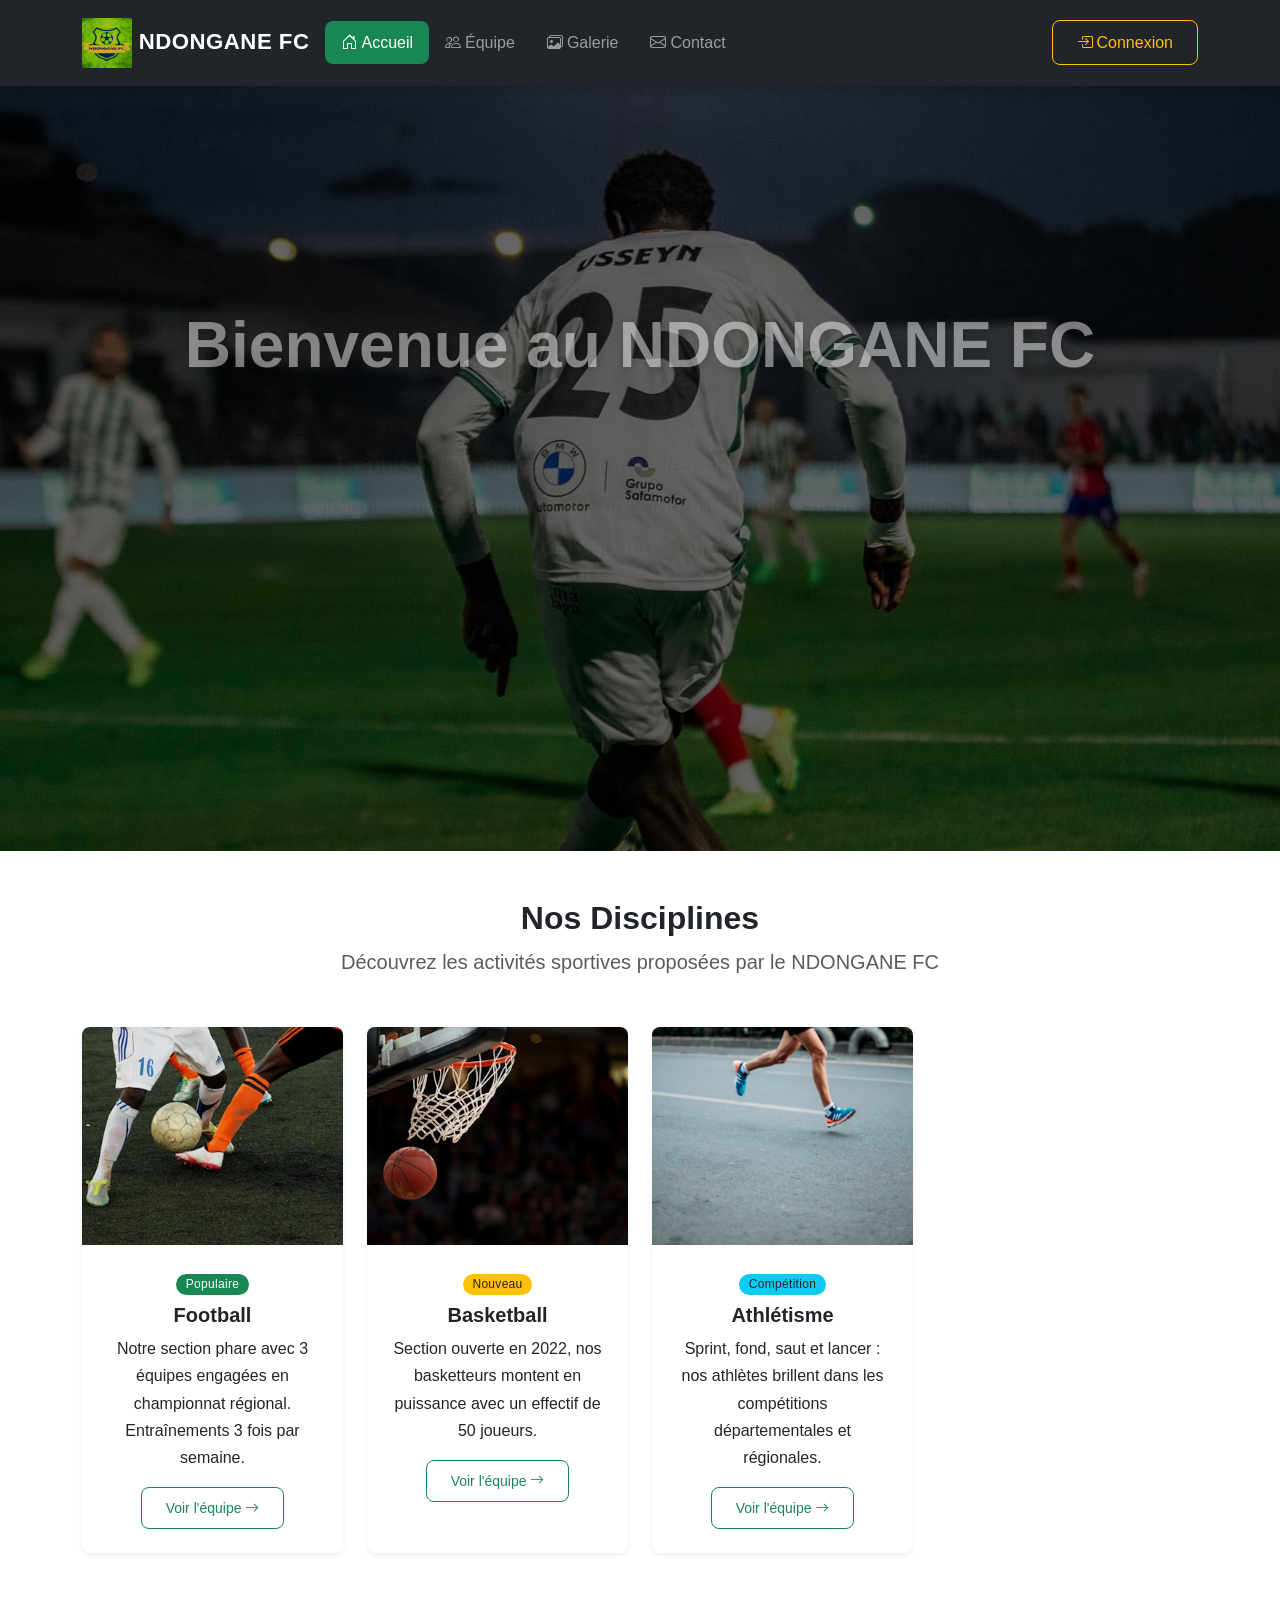
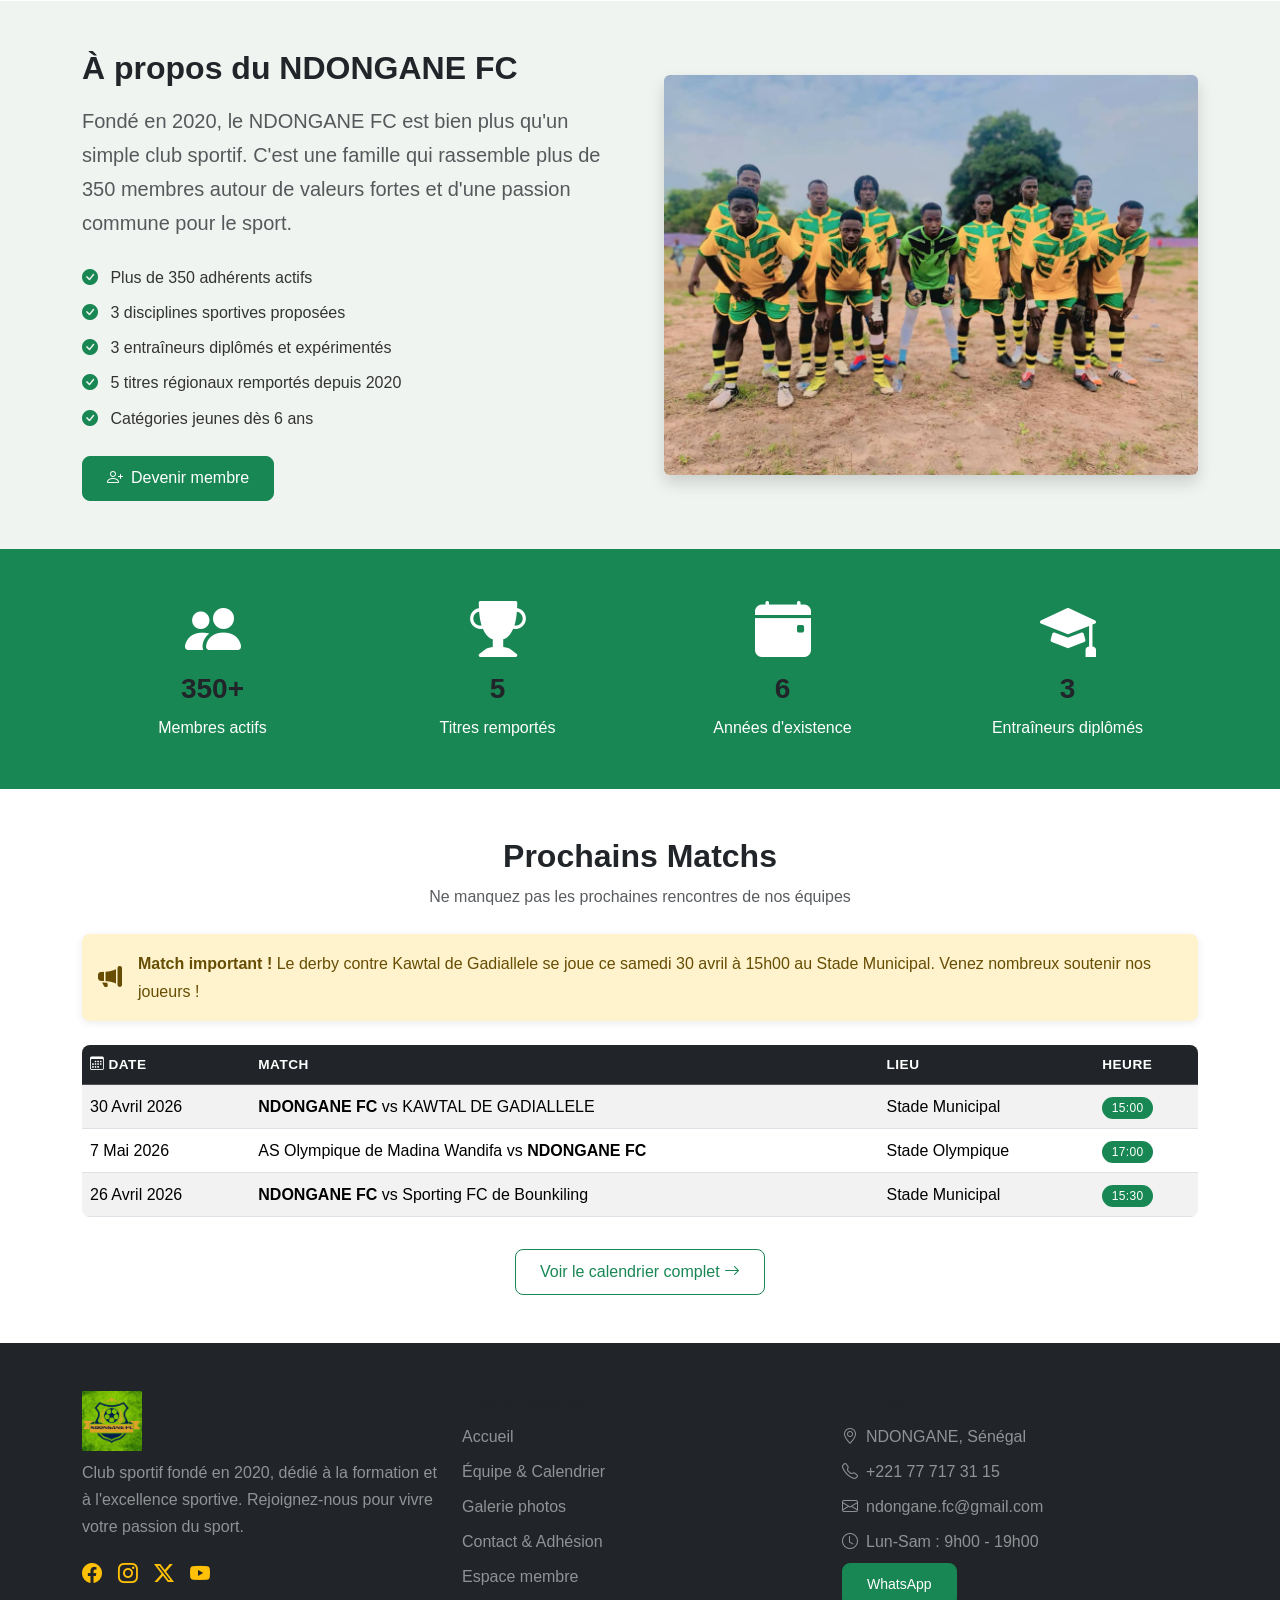
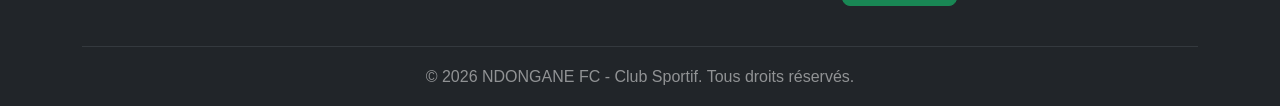
<file: index.html>
<!DOCTYPE html>
<html lang="fr">
<head>
    <meta charset="UTF-8">
    <meta http-equiv="refresh" content="0; url=presentation.html">
    <title>NDONGANE FC</title>
</head>
<body>
    <p>Redirection en cours... <a href="presentation.html">Cliquez ici</a> si vous n'êtes pas redirigé.</p>
</body>
</html>
</file>
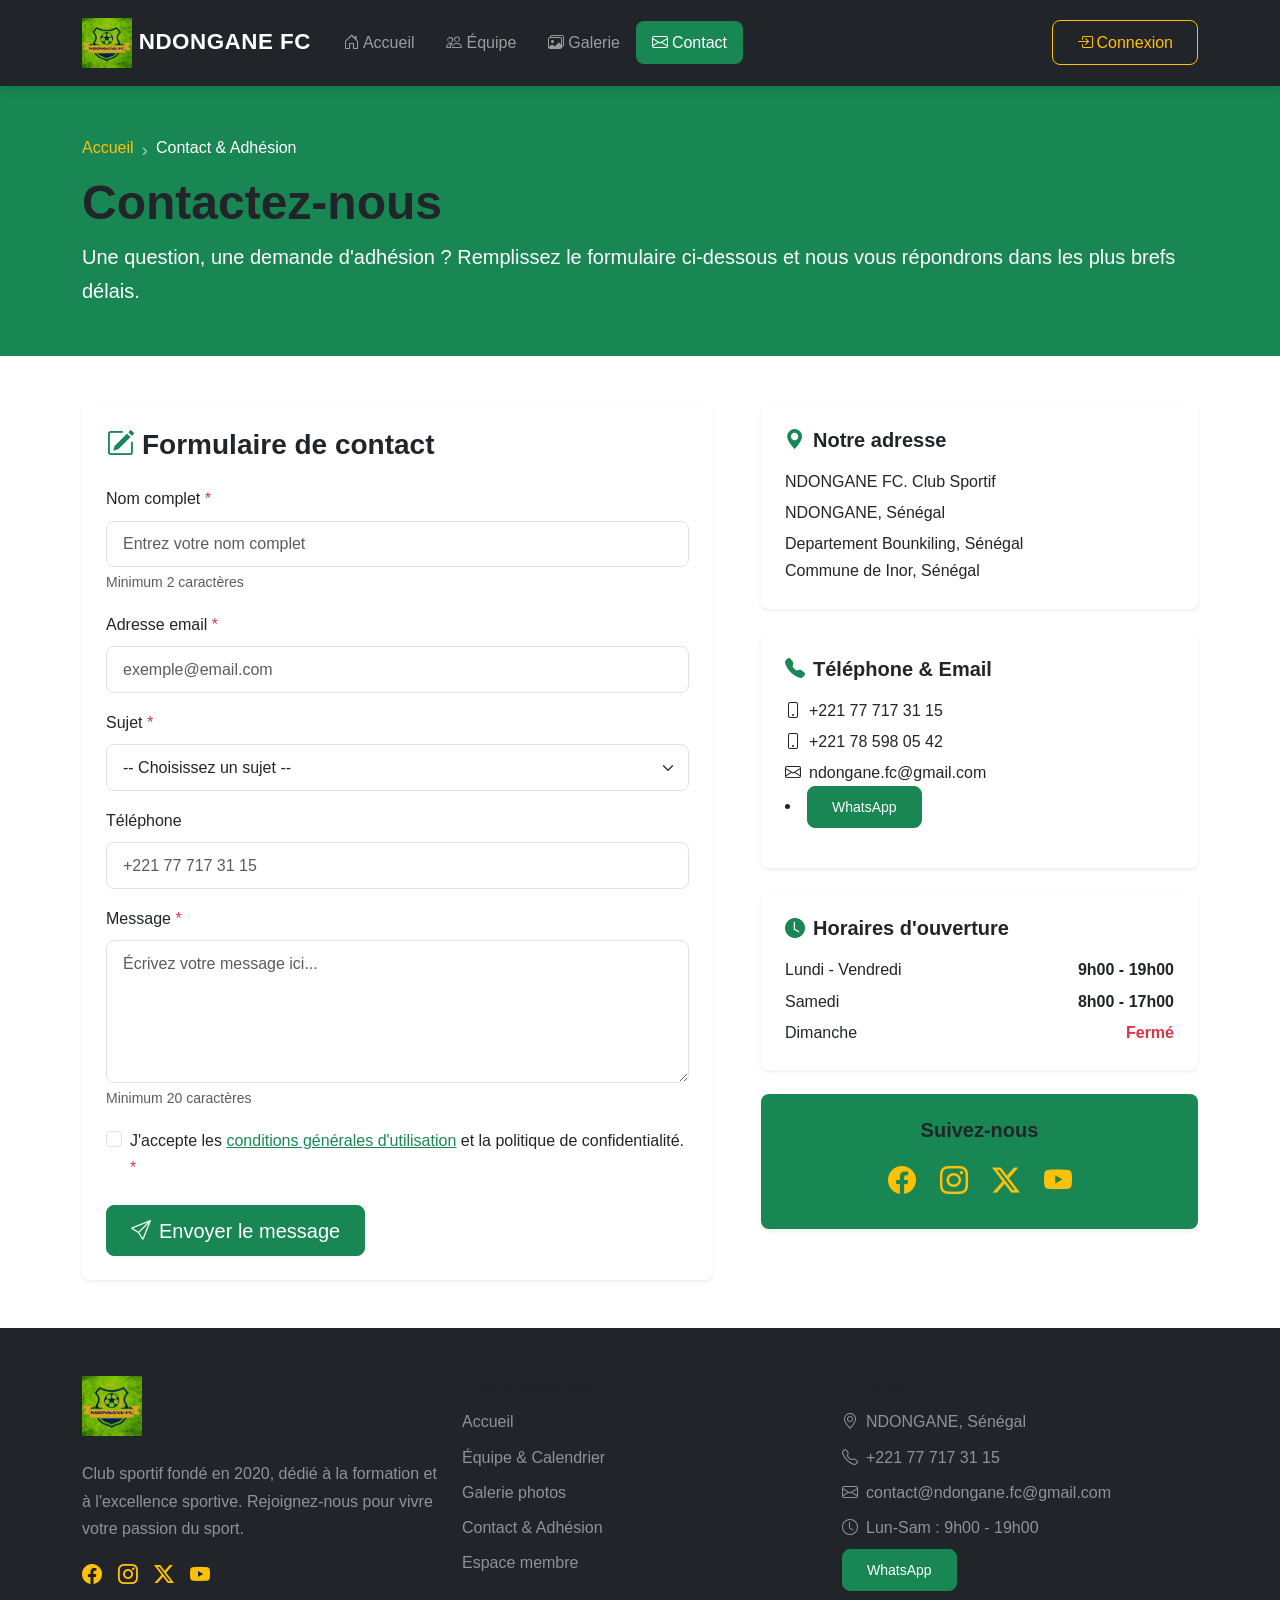
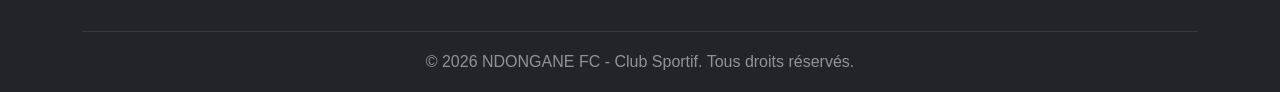
<file: contact.html>
<!DOCTYPE html>
<html lang="fr">
<head>
    <meta charset="UTF-8">
    <meta name="viewport" content="width=device-width, initial-scale=1.0">
    <meta name="description" content="Contactez le NDONGANE FC pour adhérer ou poser vos questions. Formulaire de contact, adresse, téléphone +221 77 717 31 15, email ndongane.fc@gmail.com">
    <meta name="keywords" content="contact NDONGANE FC, adhésion, inscription, formulaire contact, Ndongane Sénégal">

    <!-- Open Graph / Facebook -->
    <meta property="og:type" content="website">
    <meta property="og:title" content="Contact & Adhésion - NDONGANE FC">
    <meta property="og:description" content="Contactez-nous pour rejoindre le club ou obtenir plus d'informations">
    <meta property="og:image" content="LOGO.jpeg">

    <!-- Twitter -->
    <meta name="twitter:card" content="summary">
    <meta name="twitter:title" content="Contact & Adhésion - NDONGANE FC">

    <title>Contact & Adhésion - NDONGANE FC</title>
    <!-- Bootstrap 5.3 CSS -->
    <link href="https://cdn.jsdelivr.net/npm/bootstrap@5.3.3/dist/css/bootstrap.min.css" rel="stylesheet">
    <!-- Bootstrap Icons -->
    <link rel="stylesheet" href="https://cdn.jsdelivr.net/npm/bootstrap-icons@1.11.3/font/bootstrap-icons.min.css">
    <!-- CSS personnalisé -->
    <link rel="stylesheet" href="style.css">
</head>
<body>

    <!-- ========== NAVBAR ========== -->
    <nav class="navbar navbar-expand-lg navbar-dark bg-dark sticky-top">
        <div class="container">
            <a class="navbar-brand fw-bold" href="presentation.html">
                <img src="LOGO.jpeg" alt="NDONGANE FC" class="img-fluid" style="max-height: 50px;">
                NDONGANE FC
            </a>
            <button class="navbar-toggler" type="button" data-bs-toggle="collapse" data-bs-target="#navbarMain"
                aria-controls="navbarMain" aria-expanded="false" aria-label="Menu de navigation">
                <span class="navbar-toggler-icon"></span>
            </button>
            <div class="collapse navbar-collapse" id="navbarMain">
                <ul class="navbar-nav me-auto mb-2 mb-lg-0">
                    <li class="nav-item">
                        <a class="nav-link" href="presentation.html">
                            <i class="bi bi-house-door me-1"></i>Accueil
                        </a>
                    </li>
                    <li class="nav-item">
                        <a class="nav-link" href="equipe.html">
                            <i class="bi bi-people me-1"></i>Équipe
                        </a>
                    </li>
                    <li class="nav-item">
                        <a class="nav-link" href="galerie.html">
                            <i class="bi bi-images me-1"></i>Galerie
                        </a>
                    </li>
                    <li class="nav-item">
                        <a class="nav-link active" aria-current="page" href="contact.html">
                            <i class="bi bi-envelope me-1"></i>Contact
                        </a>
                    </li>
                </ul>
                <a href="login.html" class="btn btn-outline-warning">
                    <i class="bi bi-box-arrow-in-right me-1"></i>Connexion
                </a>
            </div>
        </div>
    </nav>

    <!-- ========== BANNIÈRE DE PAGE ========== -->
    <section class="bg-success text-white py-5">
        <div class="container">
            <!-- Breadcrumb -->
            <nav aria-label="breadcrumb">
                <ol class="breadcrumb breadcrumb-custom">
                    <li class="breadcrumb-item"><a href="presentation.html" class="text-warning text-decoration-none">Accueil</a></li>
                    <li class="breadcrumb-item active text-white" aria-current="page">Contact & Adhésion</li>
                </ol>
            </nav>
            <h1 class="fw-bold display-5">Contactez-nous</h1>
            <p class="lead mb-0">
                Une question, une demande d'adhésion ? Remplissez le formulaire ci-dessous
                et nous vous répondrons dans les plus brefs délais.
            </p>
        </div>
    </section>

    <!-- ========== SECTION FORMULAIRE + INFOS CONTACT ========== -->
    <section class="py-5">
        <div class="container">
            <div class="row g-5">
                <!-- Colonne Formulaire (col-md-7) -->
                <div class="col-md-7">
                    <div class="card shadow-sm">
                        <div class="card-body p-4">
                            <h3 class="card-title fw-bold mb-4">
                                <i class="bi bi-pencil-square text-success me-2"></i>Formulaire de contact
                            </h3>
                            <form action="#" method="post" novalidate>
                                <!-- Nom complet -->
                                <div class="mb-3">
                                    <label for="fullName" class="form-label">Nom complet <span class="text-danger">*</span></label>
                                    <input type="text" class="form-control" id="fullName" name="fullName"
                                        placeholder="Entrez votre nom complet" required minlength="2">
                                    <div class="form-text">Minimum 2 caractères</div>
                                </div>

                                <!-- Email -->
                                <div class="mb-3">
                                    <label for="email" class="form-label">Adresse email <span class="text-danger">*</span></label>
                                    <input type="email" class="form-control" id="email" name="email"
                                        placeholder="exemple@email.com" required>
                                </div>

                                <!-- Sujet (select avec 4+ options) -->
                                <div class="mb-3">
                                    <label for="subject" class="form-label">Sujet <span class="text-danger">*</span></label>
                                    <select class="form-select" id="subject" name="subject" required>
                                        <option value="" selected disabled>-- Choisissez un sujet --</option>
                                        <option value="adhesion">Demande d'adhésion</option>
                                        <option value="info">Demande d'information</option>
                                        <option value="partenariat">Proposition de partenariat</option>
                                        <option value="evenement">Renseignement sur un événement</option>
                                        <option value="reclamation">Réclamation</option>
                                        <option value="autre">Autre</option>
                                    </select>
                                </div>

                                <!-- Téléphone -->
                                <div class="mb-3">
                                    <label for="phone" class="form-label">Téléphone</label>
                                    <input type="tel" class="form-control" id="phone" name="phone"
                                        placeholder="+221 77 717 31 15" pattern="^\+?\d{10,15}$">
                                </div>

                                <!-- Message -->
                                <div class="mb-3">
                                    <label for="message" class="form-label">Message <span class="text-danger">*</span></label>
                                    <textarea class="form-control" id="message" name="message" rows="5"
                                        placeholder="Écrivez votre message ici..." required minlength="20"></textarea>
                                    <div class="form-text">Minimum 20 caractères</div>
                                </div>

                                <!-- Case à cocher CGU -->
                                <div class="mb-4">
                                    <div class="form-check">
                                        <input class="form-check-input" type="checkbox" id="cgu" name="cgu" required>
                                        <label class="form-check-label" for="cgu">
                                            J'accepte les <a href="#" class="text-success">conditions générales d'utilisation</a>
                                            et la politique de confidentialité. <span class="text-danger">*</span>
                                        </label>
                                    </div>
                                </div>

                                <!-- Bouton d'envoi -->
                                <button type="submit" class="btn btn-success btn-lg">
                                    <i class="bi bi-send me-2"></i>Envoyer le message
                                </button>
                            </form>
                        </div>
                    </div>
                </div>

                <!-- Colonne Informations de contact (col-md-5) -->
                <div class="col-md-5">
                    <!-- Carte Adresse -->
                    <div class="card shadow-sm mb-4">
                        <div class="card-body">
                            <h5 class="fw-bold mb-3">
                                <i class="bi bi-geo-alt-fill text-success me-2"></i>Notre adresse
                            </h5>
                            <p class="mb-1">NDONGANE FC. Club Sportif</p>
                            <p class="mb-1">NDONGANE, Sénégal</p>
                            <p class="mb-0">Departement Bounkiling, Sénégal</p>
                            <p class="mb-0">Commune de Inor, Sénégal</p>
                        </div>
                    </div>

                    <!-- Carte Téléphone & Email -->
                    <div class="card shadow-sm mb-4">
                        <div class="card-body">
                            <h5 class="fw-bold mb-3">
                                <i class="bi bi-telephone-fill text-success me-2"></i>Téléphone & Email
                            </h5>
                            <p class="mb-1">
                                <i class="bi bi-phone me-2"></i>+221 77 717 31 15
                            </p>
                            <p class="mb-1">
                                <i class="bi bi-phone me-2"></i>+221 78 598 05 42
                            </p>
                            <p class="mb-0">
                                <i class="bi bi-envelope me-2"></i>ndongane.fc@gmail.com
                                <li class="mb-2">
                            <a href="https://chat.whatsapp.com/FyPWRqeERPRArwMzcsSWUN" class="btn btn-success btn-sm">WhatsApp</a>
                        </li>
                            </p>
                        </div>
                    </div>

                    <!-- Carte Horaires -->
                    <div class="card shadow-sm mb-4">
                        <div class="card-body">
                            <h5 class="fw-bold mb-3">
                                <i class="bi bi-clock-fill text-success me-2"></i>Horaires d'ouverture
                            </h5>
                            <ul class="list-unstyled mb-0">
                                <li class="d-flex justify-content-between mb-1">
                                    <span>Lundi - Vendredi</span>
                                    <span class="fw-bold">9h00 - 19h00</span>
                                </li>
                                <li class="d-flex justify-content-between mb-1">
                                    <span>Samedi</span>
                                    <span class="fw-bold">8h00 - 17h00</span>
                                </li>
                                <li class="d-flex justify-content-between">
                                    <span>Dimanche</span>
                                    <span class="text-danger fw-bold">Fermé</span>
                                </li>
                            </ul>
                        </div>
                    </div>

                    <!-- Carte réseaux sociaux -->
                    <div class="card shadow-sm bg-success text-white">
                        <div class="card-body text-center">
                            <h5 class="fw-bold mb-3">Suivez-nous</h5>
                            <div class="d-flex justify-content-center gap-4 fs-3">
                                <a href="#" class="text-warning"><i class="bi bi-facebook"></i></a>
                                <a href="#" class="text-warning"><i class="bi bi-instagram"></i></a>
                                <a href="#" class="text-warning"><i class="bi bi-twitter-x"></i></a>
                                <a href="#" class="text-warning"><i class="bi bi-youtube"></i></a>
                            </div>
                        </div>
                    </div>
                </div>
            </div>
        </div>
    </section>

    <!-- ========== FOOTER ========== -->
    <footer class="bg-dark text-white pt-5 pb-3">
        <div class="container">
            <div class="row g-4">
                <div class="col-md-4">
                    <h5 class="fw-bold">
                        <img src="LOGO.jpeg" alt="NDONGANE FC" class="img-fluid mb-3" style="max-height: 60px;">
                    </h5>
                    <p class="text-white-50">
                        Club sportif fondé en 2020, dédié à la formation et à l'excellence
                        sportive. Rejoignez-nous pour vivre votre passion du sport.
                    </p>
                    <div class="d-flex gap-3">
                        <a href="#" class="text-warning fs-5"><i class="bi bi-facebook"></i></a>
                        <a href="#" class="text-warning fs-5"><i class="bi bi-instagram"></i></a>
                        <a href="#" class="text-warning fs-5"><i class="bi bi-twitter-x"></i></a>
                        <a href="#" class="text-warning fs-5"><i class="bi bi-youtube"></i></a>
                    </div>
                </div>
                <div class="col-md-4">
                    <h5 class="fw-bold">Liens rapides</h5>
                    <ul class="list-unstyled">
                        <li class="mb-2"><a href="presentation.html" class="text-white-50 text-decoration-none">Accueil</a></li>
                        <li class="mb-2"><a href="equipe.html" class="text-white-50 text-decoration-none">Équipe & Calendrier</a></li>
                        <li class="mb-2"><a href="galerie.html" class="text-white-50 text-decoration-none">Galerie photos</a></li>
                        <li class="mb-2"><a href="contact.html" class="text-white-50 text-decoration-none">Contact & Adhésion</a></li>
                        <li class="mb-2"><a href="login.html" class="text-white-50 text-decoration-none">Espace membre</a></li>
                    </ul>
                </div>
                <div class="col-md-4">
                    <h5 class="fw-bold">Contact</h5>
                    <ul class="list-unstyled text-white-50">
                        <li class="mb-2"><i class="bi bi-geo-alt me-2"></i>NDONGANE, Sénégal</li>
                        <li class="mb-2"><i class="bi bi-telephone me-2"></i>+221 77 717 31 15</li>
                        <li class="mb-2"><i class="bi bi-envelope me-2"></i>contact@ndongane.fc@gmail.com</li>
                        <li class="mb-2"><i class="bi bi-clock me-2"></i>Lun-Sam : 9h00 - 19h00</li>
                        <li class="mb-2">
                            <a href="https://chat.whatsapp.com/FyPWRqeERPRArwMzcsSWUN" class="btn btn-success btn-sm">WhatsApp</a>
                        </li>
                    </ul>
                </div>
            </div>
            <hr class="border-secondary mt-4">
            <p class="text-center text-white-50 mb-0">
                &copy; 2026 NDONGANE FC - Club Sportif. Tous droits réservés.
            </p>
        </div>
    </footer>

    <!-- Bootstrap 5.3 JS Bundle -->
    <script src="https://cdn.jsdelivr.net/npm/bootstrap@5.3.3/dist/js/bootstrap.bundle.min.js"></script>
</body>
</html>
</file>
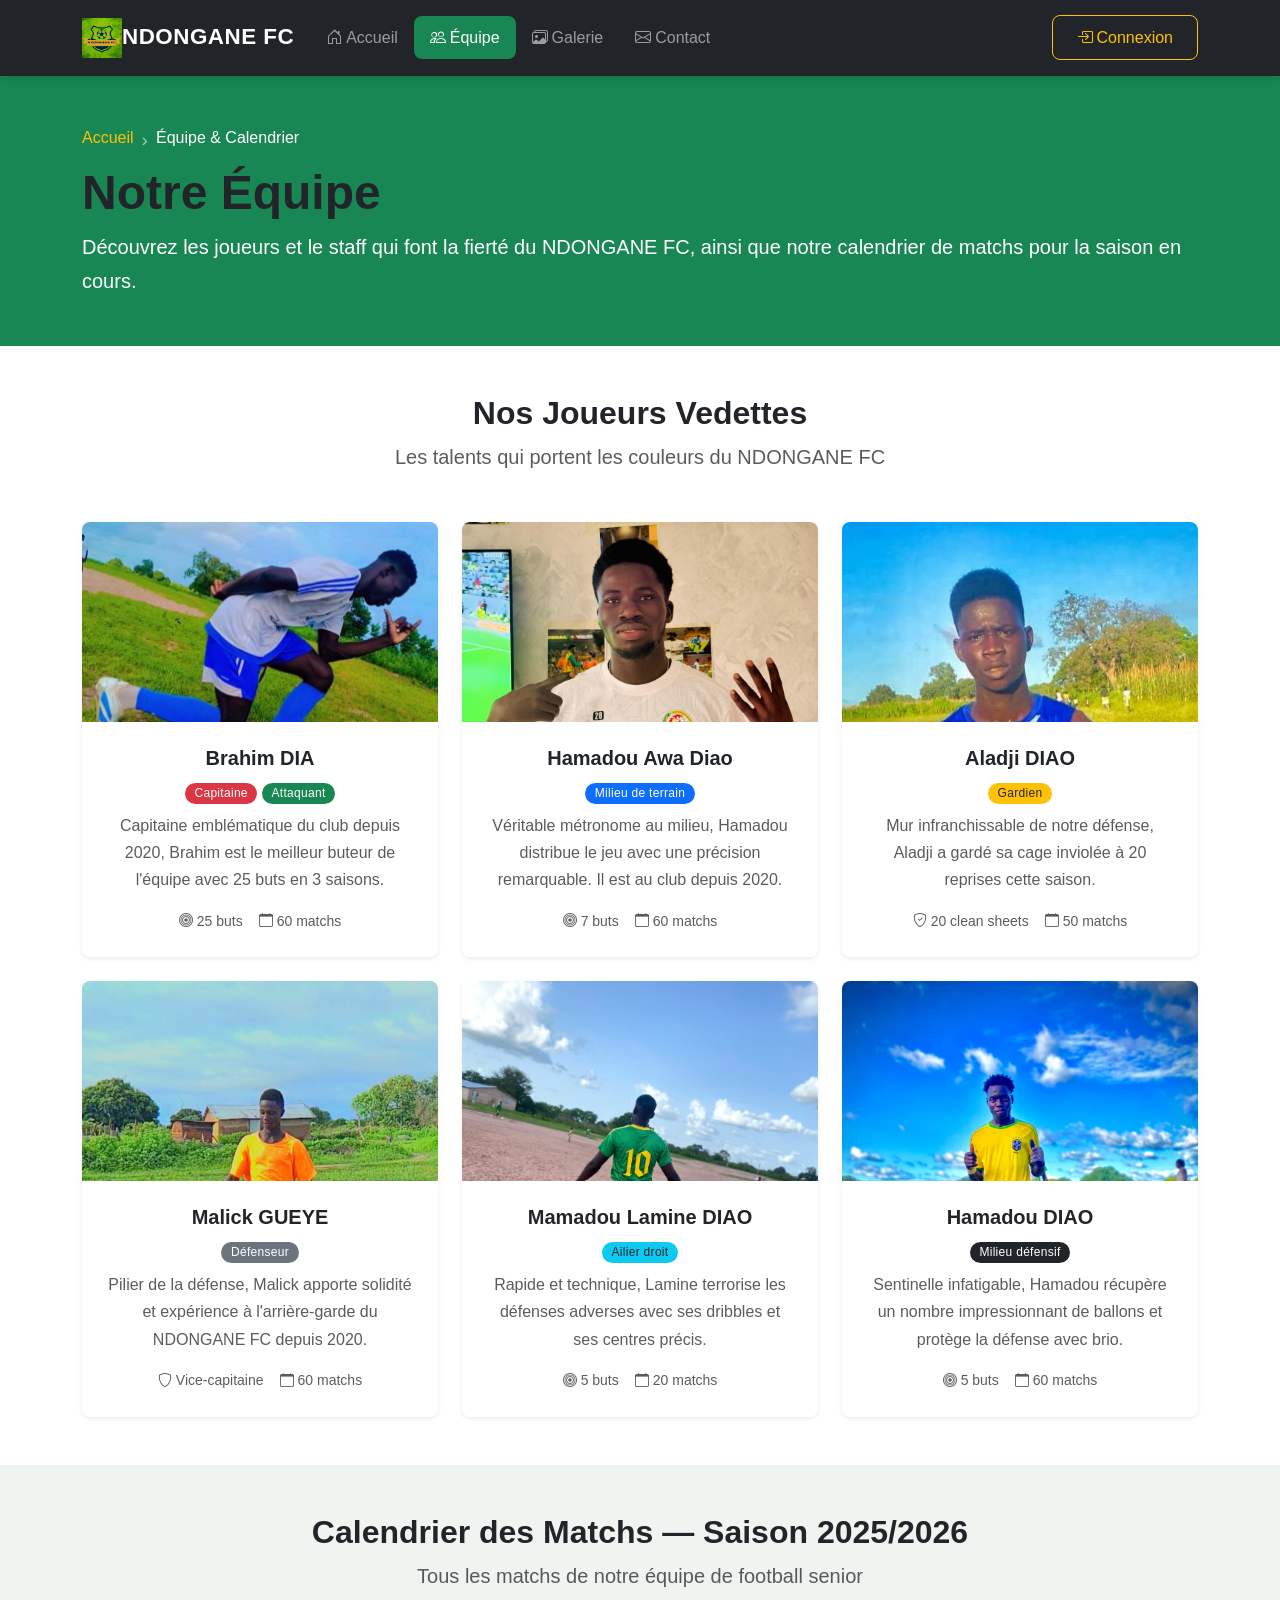
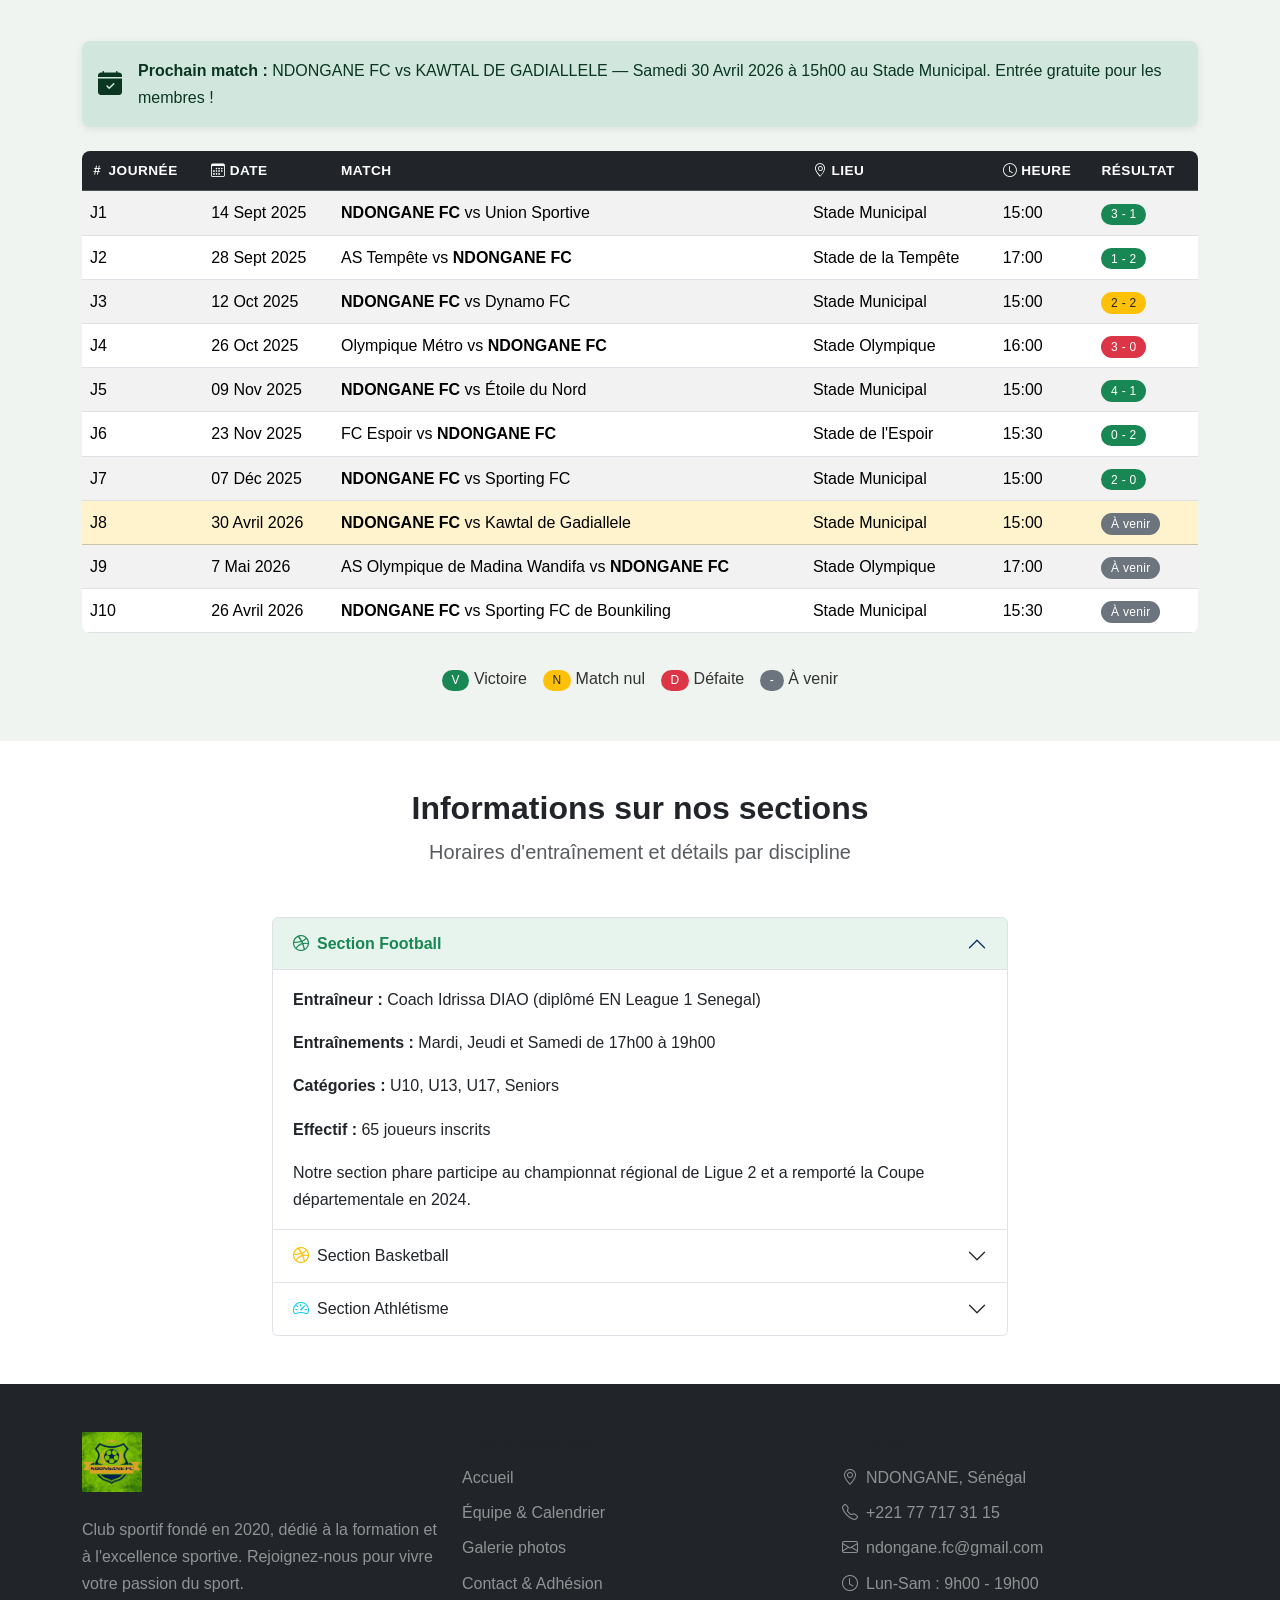
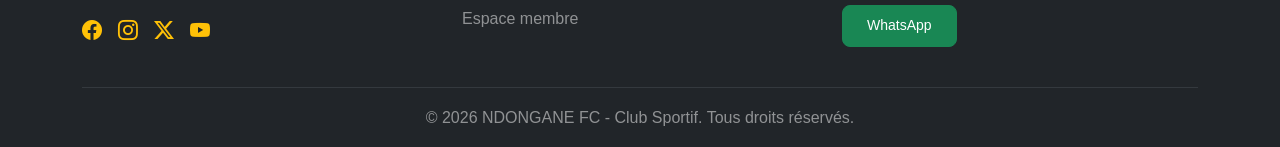
<file: equipe.html>
<!DOCTYPE html>
<html lang="fr">
<head>
    <meta charset="UTF-8">
    <meta name="viewport" content="width=device-width, initial-scale=1.0">
    <meta name="description" content="Découvrez l'équipe du NDONGANE FC : nos joueurs vedettes, calendrier des matchs saison 2025/2026, résultats et prochaines rencontres. Brahim DIA capitaine, 25 buts.">
    <meta name="keywords" content="équipe NDONGANE FC, joueurs, calendrier matchs, football, Brahim DIA, résultats">

    <!-- Open Graph / Facebook -->
    <meta property="og:type" content="website">
    <meta property="og:title" content="Équipe & Calendrier - NDONGANE FC">
    <meta property="og:description" content="Découvrez nos joueurs vedettes et le calendrier complet de la saison 2025/2026">
    <meta property="og:image" content="bp.jpeg">

    <!-- Twitter -->
    <meta name="twitter:card" content="summary_large_image">
    <meta name="twitter:title" content="Équipe & Calendrier - NDONGANE FC">
    <meta name="twitter:description" content="Découvrez nos joueurs vedettes et le calendrier complet">

    <title>Équipe & Calendrier - NDONGANE FC</title>
    <!-- Bootstrap 5.3 CSS -->
    <link href="https://cdn.jsdelivr.net/npm/bootstrap@5.3.3/dist/css/bootstrap.min.css" rel="stylesheet">
    <!-- Bootstrap Icons -->
    <link rel="stylesheet" href="https://cdn.jsdelivr.net/npm/bootstrap-icons@1.11.3/font/bootstrap-icons.min.css">
    <!-- CSS personnalisé -->
    <link rel="stylesheet" href="style.css">
</head>
<body>

    <!-- ========== NAVBAR ========== -->
    <nav class="navbar navbar-expand-lg navbar-dark bg-dark sticky-top">
        <div class="container">
            <a class="navbar-brand fw-bold" href="presentation.html">
                <img src="LOGO.jpeg" alt="NDONGANE FC" class="img-fluid" style="max-height: 40px;">NDONGANE FC
            </a>
            <button class="navbar-toggler" type="button" data-bs-toggle="collapse" data-bs-target="#navbarMain"
                aria-controls="navbarMain" aria-expanded="false" aria-label="Menu de navigation">
                <span class="navbar-toggler-icon"></span>
            </button>
            <div class="collapse navbar-collapse" id="navbarMain">
                <ul class="navbar-nav me-auto mb-2 mb-lg-0">
                    <li class="nav-item">
                        <a class="nav-link" href="presentation.html">
                            <i class="bi bi-house-door me-1"></i>Accueil
                        </a>
                    </li>
                    <li class="nav-item">
                        <a class="nav-link active" aria-current="page" href="equipe.html">
                            <i class="bi bi-people me-1"></i>Équipe
                        </a>
                    </li>
                    <li class="nav-item">
                        <a class="nav-link" href="galerie.html">
                            <i class="bi bi-images me-1"></i>Galerie
                        </a>
                    </li>
                    <li class="nav-item">
                        <a class="nav-link" href="contact.html">
                            <i class="bi bi-envelope me-1"></i>Contact
                        </a>
                    </li>
                </ul>
                <a href="login.html" class="btn btn-outline-warning">
                    <i class="bi bi-box-arrow-in-right me-1"></i>Connexion
                </a>
            </div>
        </div>
    </nav>

    <!-- ========== BANNIÈRE DE PAGE ========== -->
    <section class="bg-success text-white py-5">
        <div class="container">
            <!-- Breadcrumb -->
            <nav aria-label="breadcrumb">
                <ol class="breadcrumb breadcrumb-custom">
                    <li class="breadcrumb-item"><a href="presentation.html" class="text-warning text-decoration-none">Accueil</a></li>
                    <li class="breadcrumb-item active text-white" aria-current="page">Équipe & Calendrier</li>
                </ol>
            </nav>
            <h1 class="fw-bold display-5">Notre Équipe</h1>
            <p class="lead mb-0">
                Découvrez les joueurs et le staff qui font la fierté du NDONGANE FC,
                ainsi que notre calendrier de matchs pour la saison en cours.
            </p>
        </div>
    </section>

    <!-- ========== SECTION NOS JOUEURS ========== -->
    <section class="py-5">
        <div class="container">
            <div class="text-center mb-5">
                <h2 class="fw-bold">Nos Joueurs Vedettes</h2>
                <p class="text-muted fs-5">Les talents qui portent les couleurs du NDONGANE FC</p>
            </div>
            <div class="row g-4">
                <!-- Joueur 1 -->
                <div class="col-lg-4 col-md-6 col-12">
                    <div class="card h-100 shadow-sm card-hover text-center">
                        <img src="bp.jpeg" class="card-img-top player-img" loading="lazy" alt="Brahim DIA, capitaine du FC Étoile" loading="lazy">
                        <div class="card-body">
                            <h5 class="card-title fw-bold">Brahim DIA</h5>
                            <span class="badge bg-danger mb-2">Capitaine</span>
                            <span class="badge bg-success mb-2">Attaquant</span>
                            <p class="card-text text-muted">
                                Capitaine emblématique du club depuis 2020, Brahim est le meilleur
                                buteur de l'équipe avec 25 buts en 3 saisons.
                            </p>
                            <div class="d-flex justify-content-center gap-3 text-muted small">
                                <span><i class="bi bi-bullseye me-1"></i>25 buts</span>
                                <span><i class="bi bi-calendar me-1"></i>60 matchs</span>
                            </div>
                        </div>
                    </div>
                </div>
                <!-- Joueur 2 -->
                <div class="col-lg-4 col-md-6 col-12">
                    <div class="card h-100 shadow-sm card-hover text-center">
                        <img src="hh(1).jpeg" class="card-img-top player-img" loading="lazy" alt="Hamadou Awa Diao BA, milieu de terrain">
                        <div class="card-body">
                            <h5 class="card-title fw-bold">Hamadou Awa Diao </h5>
                            <span class="badge bg-primary mb-2">Milieu de terrain</span>
                            <p class="card-text text-muted">
                                Véritable métronome au milieu, Hamadou distribue le jeu avec une
                                précision remarquable. Il est au club depuis 2020.
                            </p>
                            <div class="d-flex justify-content-center gap-3 text-muted small">
                                <span><i class="bi bi-bullseye me-1"></i>7 buts</span>
                                <span><i class="bi bi-calendar me-1"></i>60 matchs</span>
                            </div>
                        </div>
                    </div>
                </div>
                <!-- Joueur 3 -->
                <div class="col-lg-4 col-md-6 col-12">
                    <div class="card h-100 shadow-sm card-hover text-center">
                        <img src="al(1).jpeg" class="card-img-top player-img" loading="lazy" alt="Aladji DIAO, gardien de but">
                        <div class="card-body">
                            <h5 class="card-title fw-bold">Aladji DIAO</h5>
                            <span class="badge bg-warning text-dark mb-2">Gardien</span>
                            <p class="card-text text-muted">
                                Mur infranchissable de notre défense, Aladji a gardé sa cage
                                inviolée à 20 reprises cette saison.
                            </p>
                            <div class="d-flex justify-content-center gap-3 text-muted small">
                                <span><i class="bi bi-shield-check me-1"></i>20 clean sheets</span>
                                <span><i class="bi bi-calendar me-1"></i>50 matchs</span>
                            </div>
                        </div>
                    </div>
                </div>
                <!-- Joueur 4 -->
                <div class="col-lg-4 col-md-6 col-12">
                    <div class="card h-100 shadow-sm card-hover text-center">
                        <img src="GUEYE.jpeg" class="card-img-top player-img" loading="lazy" alt="Malick GUEYE, défenseur central">
                        <div class="card-body">
                            <h5 class="card-title fw-bold">Malick GUEYE</h5>
                            <span class="badge bg-secondary mb-2">Défenseur</span>
                            <p class="card-text text-muted">
                                Pilier de la défense, Malick apporte solidité et expérience
                                à l'arrière-garde du NDONGANE FC depuis 2020.
                            </p>
                            <div class="d-flex justify-content-center gap-3 text-muted small">
                                <span><i class="bi bi-shield me-1"></i>Vice-capitaine</span>
                                <span><i class="bi bi-calendar me-1"></i>60 matchs</span>
                            </div>
                        </div>
                    </div>
                </div>
                <!-- Joueur 5 -->
                <div class="col-lg-4 col-md-6 col-12">
                    <div class="card h-100 shadow-sm card-hover text-center">
                        <img src="md.jpeg" class="card-img-top player-img" loading="lazy" alt="Mamadou Lamine DIAO, ailier droit">
                        <div class="card-body">
                            <h5 class="card-title fw-bold">Mamadou Lamine DIAO</h5>
                            <span class="badge bg-info text-dark mb-2">Ailier droit</span>
                            <p class="card-text text-muted">
                                Rapide et technique, Lamine terrorise les défenses adverses avec
                                ses dribbles et ses centres précis.
                            </p>
                            <div class="d-flex justify-content-center gap-3 text-muted small">
                                <span><i class="bi bi-bullseye me-1"></i>5 buts</span>
                                <span><i class="bi bi-calendar me-1"></i>20 matchs</span>
                            </div>
                        </div>
                    </div>
                </div>
                <!-- Joueur 6 -->
                <div class="col-lg-4 col-md-6 col-12">
                    <div class="card h-100 shadow-sm card-hover text-center">
                        <img src="YAMAL.jpeg" class="card-img-top player-img" loading="lazy" alt="Hamadou DIAO, milieu défensif">
                        <div class="card-body">
                            <h5 class="card-title fw-bold">Hamadou DIAO</h5>
                            <span class="badge bg-dark mb-2">Milieu défensif</span>
                            <p class="card-text text-muted">
                                Sentinelle infatigable, Hamadou récupère un nombre impressionnant
                                de ballons et protège la défense avec brio.
                            </p>
                            <div class="d-flex justify-content-center gap-3 text-muted small">
                                <span><i class="bi bi-bullseye me-1"></i>5 buts</span>
                                <span><i class="bi bi-calendar me-1"></i>60 matchs</span>
                            </div>
                        </div>
                    </div>
                </div>
            </div>
        </div>
    </section>

    <!-- ========== SECTION CALENDRIER DES MATCHS (Tableau Bootstrap) ========== -->
    <section class="py-5 bg-light">
        <div class="container">
            <div class="text-center mb-5">
                <h2 class="fw-bold">Calendrier des Matchs — Saison 2025/2026</h2>
                <p class="text-muted fs-5">Tous les matchs de notre équipe de football senior</p>
            </div>

            <!-- Alert pour le prochain match -->
            <div class="alert alert-success d-flex align-items-center mb-4" role="alert">
                <i class="bi bi-calendar-check-fill me-3 fs-4"></i>
                <div>
                    <strong>Prochain match :</strong> NDONGANE FC vs KAWTAL DE GADIALLELE — Samedi 30 Avril 2026 à 15h00
                    au Stade Municipal. Entrée gratuite pour les membres !
                </div>
            </div>

            <!-- Tableau des matchs -->
            <div class="table-responsive">
                <table class="table table-striped table-hover align-middle">
                    <thead class="table-dark">
                        <tr>
                            <th scope="col"><i class="bi bi-hash me-1"></i>Journée</th>
                            <th scope="col"><i class="bi bi-calendar3 me-1"></i>Date</th>
                            <th scope="col">Match</th>
                            <th scope="col"><i class="bi bi-geo-alt me-1"></i>Lieu</th>
                            <th scope="col"><i class="bi bi-clock me-1"></i>Heure</th>
                            <th scope="col">Résultat</th>
                        </tr>
                    </thead>
                    <tbody>
                        <tr>
                            <td>J1</td>
                            <td>14 Sept 2025</td>
                            <td><strong>NDONGANE FC</strong> vs Union Sportive</td>
                            <td>Stade Municipal</td>
                            <td>15:00</td>
                            <td><span class="badge bg-success">3 - 1</span></td>
                        </tr>
                        <tr>
                            <td>J2</td>
                            <td>28 Sept 2025</td>
                            <td>AS Tempête vs <strong>NDONGANE FC</strong></td>
                            <td>Stade de la Tempête</td>
                            <td>17:00</td>
                            <td><span class="badge bg-success">1 - 2</span></td>
                        </tr>
                        <tr>
                            <td>J3</td>
                            <td>12 Oct 2025</td>
                            <td><strong>NDONGANE FC</strong> vs Dynamo FC</td>
                            <td>Stade Municipal</td>
                            <td>15:00</td>
                            <td><span class="badge bg-warning text-dark">2 - 2</span></td>
                        </tr>
                        <tr>
                            <td>J4</td>
                            <td>26 Oct 2025</td>
                            <td>Olympique Métro vs <strong>NDONGANE FC</strong></td>
                            <td>Stade Olympique</td>
                            <td>16:00</td>
                            <td><span class="badge bg-danger">3 - 0</span></td>
                        </tr>
                        <tr>
                            <td>J5</td>
                            <td>09 Nov 2025</td>
                            <td><strong>NDONGANE FC</strong> vs Étoile du Nord</td>
                            <td>Stade Municipal</td>
                            <td>15:00</td>
                            <td><span class="badge bg-success">4 - 1</span></td>
                        </tr>
                        <tr>
                            <td>J6</td>
                            <td>23 Nov 2025</td>
                            <td>FC Espoir vs <strong>NDONGANE FC</strong></td>
                            <td>Stade de l'Espoir</td>
                            <td>15:30</td>
                            <td><span class="badge bg-success">0 - 2</span></td>
                        </tr>
                        <tr>
                            <td>J7</td>
                            <td>07 Déc 2025</td>
                            <td><strong>NDONGANE FC</strong> vs Sporting FC</td>
                            <td>Stade Municipal</td>
                            <td>15:00</td>
                            <td><span class="badge bg-success">2 - 0</span></td>
                        </tr>
                        <tr class="table-warning">
                            <td>J8</td>
                            <td>30 Avril 2026</td>
                            <td><strong>NDONGANE FC</strong> vs Kawtal de Gadiallele</td>
                            <td>Stade Municipal</td>
                            <td>15:00</td>
                            <td><span class="badge bg-secondary">À venir</span></td>
                        </tr>
                        <tr>
                            <td>J9</td>
                            <td>7 Mai 2026</td>
                            <td>AS Olympique de Madina Wandifa vs <strong>NDONGANE FC</strong></td>
                            <td>Stade Olympique</td>
                            <td>17:00</td>
                            <td><span class="badge bg-secondary">À venir</span></td>
                        </tr>
                        <tr>
                            <td>J10</td>
                            <td>26 Avril 2026</td>
                            <td><strong>NDONGANE FC</strong> vs Sporting FC de Bounkiling</td>
                            <td>Stade Municipal</td>
                            <td>15:30</td>
                            <td><span class="badge bg-secondary">À venir</span></td>
                        </tr>
                    </tbody>
                </table>
            </div>

            <!-- Légende des résultats -->
            <div class="d-flex flex-wrap gap-3 mt-3 justify-content-center">
                <span><span class="badge bg-success">V</span> Victoire</span>
                <span><span class="badge bg-warning text-dark">N</span> Match nul</span>
                <span><span class="badge bg-danger">D</span> Défaite</span>
                <span><span class="badge bg-secondary">-</span> À venir</span>
            </div>
        </div>
    </section>

    <!-- ========== SECTION ACCORDION — Infos sur les sections ========== -->
    <section class="py-5">
        <div class="container">
            <div class="text-center mb-5">
                <h2 class="fw-bold">Informations sur nos sections</h2>
                <p class="text-muted fs-5">Horaires d'entraînement et détails par discipline</p>
            </div>
            <div class="row justify-content-center">
                <div class="col-lg-8">
                    <div class="accordion" id="accordionSections">
                        <!-- Section Football -->
                        <div class="accordion-item">
                            <h2 class="accordion-header" id="headingFootball">
                                <button class="accordion-button" type="button" data-bs-toggle="collapse"
                                    data-bs-target="#collapseFootball" aria-expanded="true" aria-controls="collapseFootball">
                                    <i class="bi bi-dribbble me-2 text-success"></i>Section Football
                                </button>
                            </h2>
                            <div id="collapseFootball" class="accordion-collapse collapse show"
                                aria-labelledby="headingFootball" data-bs-parent="#accordionSections">
                                <div class="accordion-body">
                                    <p><strong>Entraîneur :</strong> Coach Idrissa DIAO (diplômé EN League 1 Senegal)</p>
                                    <p><strong>Entraînements :</strong> Mardi, Jeudi et Samedi de 17h00 à 19h00</p>
                                    <p><strong>Catégories :</strong> U10, U13, U17, Seniors</p>
                                    <p><strong>Effectif :</strong> 65 joueurs inscrits</p>
                                    <p class="mb-0">Notre section phare participe au championnat régional de Ligue 2
                                    et a remporté la Coupe départementale en 2024.</p>
                                </div>
                            </div>
                        </div>
                        <!-- Section Basketball -->
                        <div class="accordion-item">
                            <h2 class="accordion-header" id="headingBasket">
                                <button class="accordion-button collapsed" type="button" data-bs-toggle="collapse"
                                    data-bs-target="#collapseBasket" aria-expanded="false" aria-controls="collapseBasket">
                                    <i class="bi bi-dribbble me-2 text-warning"></i>Section Basketball
                                </button>
                            </h2>
                            <div id="collapseBasket" class="accordion-collapse collapse"
                                aria-labelledby="headingBasket" data-bs-parent="#accordionSections">
                                <div class="accordion-body">
                                    <p><strong>Entraîneur :</strong> Coach Aladji LOUM (diplômé EN League 2 France)</p>
                                    <p><strong>Entraînements :</strong> Lundi et Mercredi de 18h00 à 20h00</p>
                                    <p><strong>Catégories :</strong> U15, Seniors (mixte)</p>
                                    <p><strong>Effectif :</strong> 25 joueurs inscrits</p>
                                    <p class="mb-0">Section créée en 2022, notre équipe basket progresse rapidement
                                    et vise la montée en division supérieure cette saison.</p>
                                </div>
                            </div>
                        </div>
                        <!-- Section Athlétisme -->
                        <div class="accordion-item">
                            <h2 class="accordion-header" id="headingAthletisme">
                                <button class="accordion-button collapsed" type="button" data-bs-toggle="collapse"
                                    data-bs-target="#collapseAthletisme" aria-expanded="false" aria-controls="collapseAthletisme">
                                    <i class="bi bi-speedometer2 me-2 text-info"></i>Section Athlétisme
                                </button>
                            </h2>
                            <div id="collapseAthletisme" class="accordion-collapse collapse"
                                aria-labelledby="headingAthletisme" data-bs-parent="#accordionSections">
                                <div class="accordion-body">
                                    <p><strong>Entraîneur :</strong> Coach Aliou DIAO (diplômé EN League 2 Senegal)</p>
                                    <p><strong>Entraînements :</strong> Mardi, Jeudi et Samedi matin de 7h00 à 9h00</p>
                                    <p><strong>Disciplines :</strong> Sprint (100m, 200m), Fond (1500m, 5000m), Saut en longueur, Lancer de poids</p>
                                    <p><strong>Effectif :</strong> 30 athlètes inscrits</p>
                                    <p class="mb-0">Nos athlètes participent régulièrement aux championnats départementaux
                                    et régionaux, avec plusieurs médailles remportées chaque année.</p>
                                </div>
                            </div>
                        </div>
                        
                    </div>
                </div>
            </div>
        </div>
    </section>

    <!-- ========== FOOTER ========== -->
    <footer class="bg-dark text-white pt-5 pb-3">
        <div class="container">
            <div class="row g-4">
                <div class="col-md-4">
                    <h5 class="fw-bold">
                        <img src="LOGO.jpeg" alt="NDONGANE FC" class="img-fluid mb-3" style="max-height: 60px;">
                    </h5>
                    <p class="text-white-50">
                        Club sportif fondé en 2020, dédié à la formation et à l'excellence
                        sportive. Rejoignez-nous pour vivre votre passion du sport.
                    </p>
                    <div class="d-flex gap-3">
                        <a href="#" class="text-warning fs-5"><i class="bi bi-facebook"></i></a>
                        <a href="#" class="text-warning fs-5"><i class="bi bi-instagram"></i></a>
                        <a href="#" class="text-warning fs-5"><i class="bi bi-twitter-x"></i></a>
                        <a href="#" class="text-warning fs-5"><i class="bi bi-youtube"></i></a>
                    </div>
                </div>
                <div class="col-md-4">
                    <h5 class="fw-bold">Liens rapides</h5>
                    <ul class="list-unstyled">
                        <li class="mb-2"><a href="presentation.html" class="text-white-50 text-decoration-none">Accueil</a></li>
                        <li class="mb-2"><a href="equipe.html" class="text-white-50 text-decoration-none">Équipe & Calendrier</a></li>
                        <li class="mb-2"><a href="galerie.html" class="text-white-50 text-decoration-none">Galerie photos</a></li>
                        <li class="mb-2"><a href="contact.html" class="text-white-50 text-decoration-none">Contact & Adhésion</a></li>
                        <li class="mb-2"><a href="login.html" class="text-white-50 text-decoration-none">Espace membre</a></li>
                    </ul>
                </div>
                <div class="col-md-4">
                    <h5 class="fw-bold">Contact</h5>
                    <ul class="list-unstyled text-white-50">
                        <li class="mb-2"><i class="bi bi-geo-alt me-2"></i>NDONGANE, Sénégal</li>
                        <li class="mb-2"><i class="bi bi-telephone me-2"></i>+221 77 717 31 15</li>
                        <li class="mb-2"><i class="bi bi-envelope me-2"></i>ndongane.fc@gmail.com</li>
                        <li class="mb-2"><i class="bi bi-clock me-2"></i>Lun-Sam : 9h00 - 19h00</li>
                        <li class="mb-2">
                            <a href="https://chat.whatsapp.com/FyPWRqeERPRArwMzcsSWUN" class="btn btn-success btn-sm">WhatsApp</a>
                        </li>
                    </ul>
                </div>
            </div>
            <hr class="border-secondary mt-4">
            <p class="text-center text-white-50 mb-0">
                &copy; 2026 NDONGANE FC - Club Sportif. Tous droits réservés.
            </p>
        </div>
    </footer>

    <!-- Bootstrap 5.3 JS Bundle -->
    <script src="https://cdn.jsdelivr.net/npm/bootstrap@5.3.3/dist/js/bootstrap.bundle.min.js"></script>
</body>
</html>
</file>
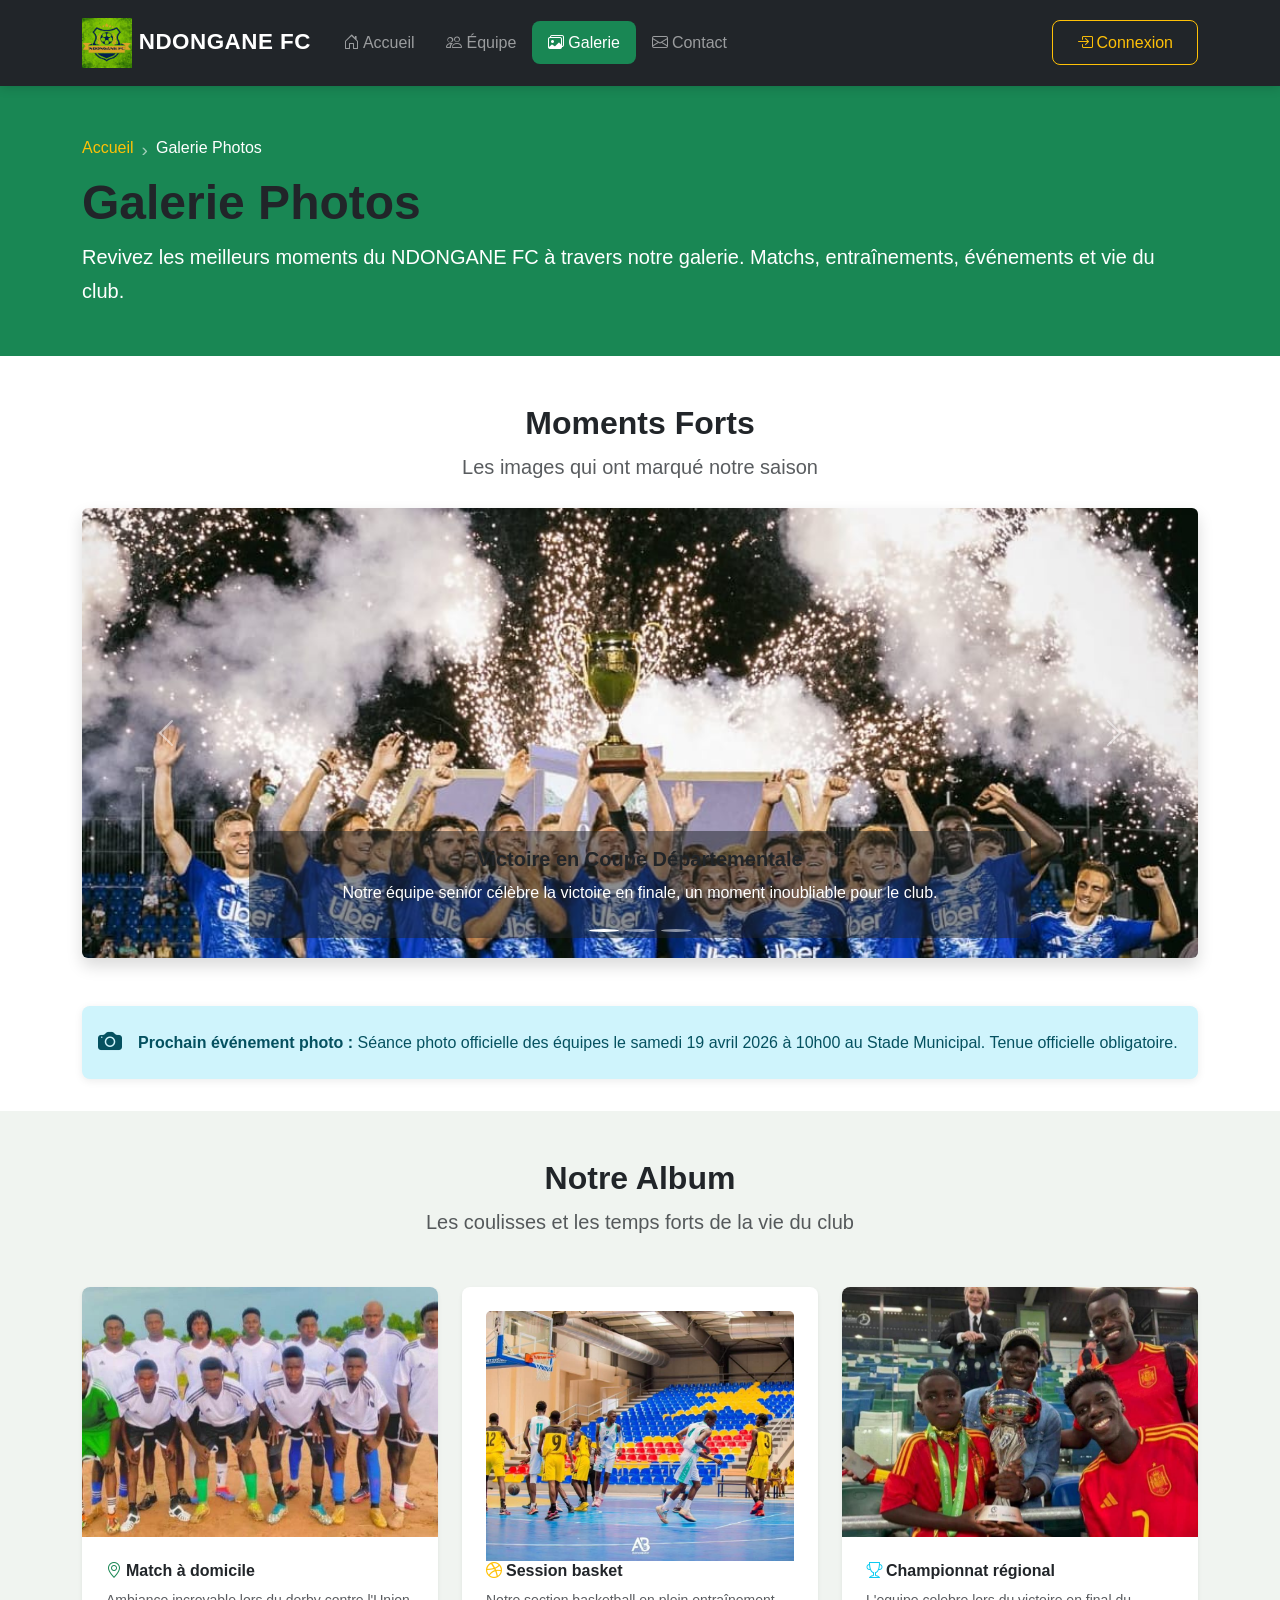
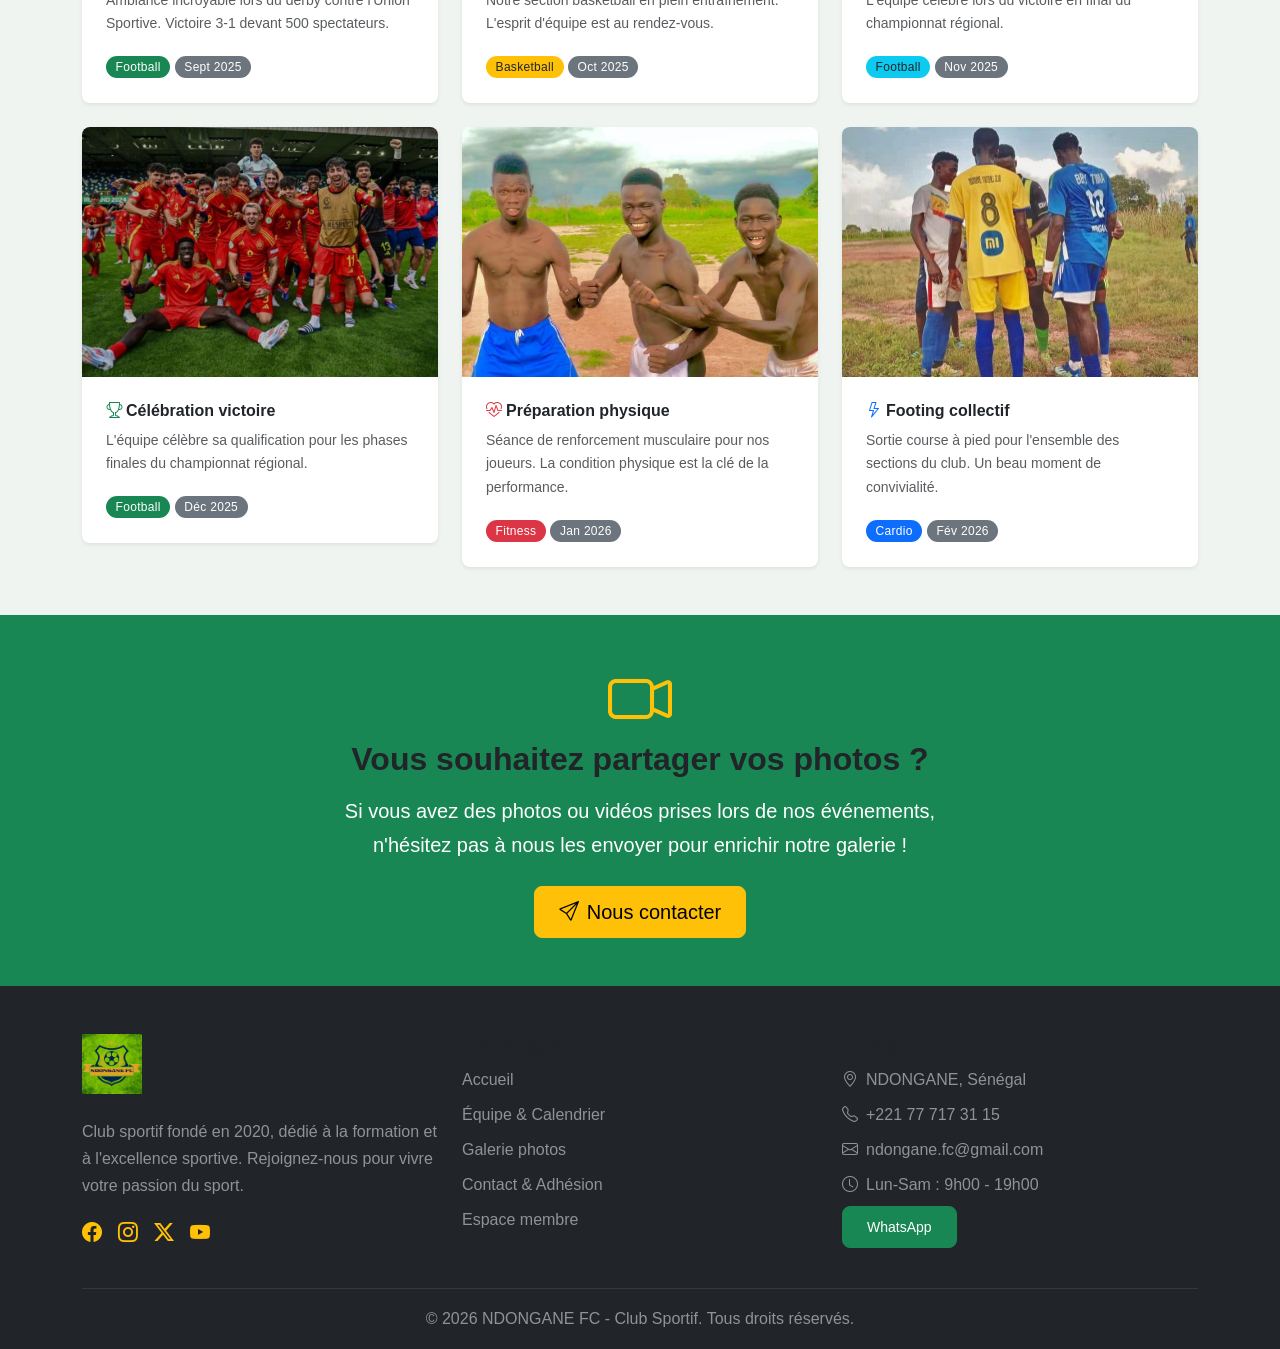
<file: galerie.html>
<!DOCTYPE html>
<html lang="fr">
<head>
    <meta charset="UTF-8">
    <meta name="viewport" content="width=device-width, initial-scale=1.0">
    <meta name="description" content="Galerie photos du NDONGANE FC : matchs, entraînements, événements, victoires. Revivez les meilleurs moments du club à travers nos images.">
    <meta name="keywords" content="galerie NDONGANE FC, photos matchs, images club, événements sportifs">

    <!-- Open Graph / Facebook -->
    <meta property="og:type" content="website">
    <meta property="og:title" content="Galerie Photos - NDONGANE FC">
    <meta property="og:description" content="Revivez les meilleurs moments du club à travers notre galerie photo">
    <meta property="og:image" content="OO.jpeg">

    <!-- Twitter -->
    <meta name="twitter:card" content="summary_large_image">
    <meta name="twitter:title" content="Galerie Photos - NDONGANE FC">
    <meta name="twitter:description" content="Revivez les meilleurs moments du club">

    <title>Galerie Photos - NDONGANE FC</title>
    <!-- Bootstrap 5.3 CSS -->
    <link href="https://cdn.jsdelivr.net/npm/bootstrap@5.3.3/dist/css/bootstrap.min.css" rel="stylesheet">
    <!-- Bootstrap Icons -->
    <link rel="stylesheet" href="https://cdn.jsdelivr.net/npm/bootstrap-icons@1.11.3/font/bootstrap-icons.min.css">
    <!-- CSS personnalisé -->
    <link rel="stylesheet" href="style.css">
</head>
<body>

    <!-- ========== NAVBAR ========== -->
    <nav class="navbar navbar-expand-lg navbar-dark bg-dark sticky-top">
        <div class="container">
            <a class="navbar-brand fw-bold" href="presentation.html">
                <img src="LOGO.jpeg" alt="Logo NDONGANE FC" class="img-fluid" style="max-height: 50px;">
                NDONGANE FC
            </a>
            <button class="navbar-toggler" type="button" data-bs-toggle="collapse" data-bs-target="#navbarMain"
                aria-controls="navbarMain" aria-expanded="false" aria-label="Menu de navigation">
                <span class="navbar-toggler-icon"></span>
            </button>
            <div class="collapse navbar-collapse" id="navbarMain">
                <ul class="navbar-nav me-auto mb-2 mb-lg-0">
                    <li class="nav-item">
                        <a class="nav-link" href="presentation.html">
                            <i class="bi bi-house-door me-1"></i>Accueil
                        </a>
                    </li>
                    <li class="nav-item">
                        <a class="nav-link" href="equipe.html">
                            <i class="bi bi-people me-1"></i>Équipe
                        </a>
                    </li>
                    <li class="nav-item">
                        <a class="nav-link active" aria-current="page" href="galerie.html">
                            <i class="bi bi-images me-1"></i>Galerie
                        </a>
                    </li>
                    <li class="nav-item">
                        <a class="nav-link" href="contact.html">
                            <i class="bi bi-envelope me-1"></i>Contact
                        </a>
                    </li>
                </ul>
                <a href="login.html" class="btn btn-outline-warning">
                    <i class="bi bi-box-arrow-in-right me-1"></i>Connexion
                </a>
            </div>
        </div>
    </nav>

    <!-- ========== BANNIÈRE DE PAGE ========== -->
    <section class="bg-success text-white py-5">
        <div class="container">
            <!-- Breadcrumb -->
            <nav aria-label="breadcrumb">
                <ol class="breadcrumb breadcrumb-custom">
                    <li class="breadcrumb-item"><a href="presentation.html" class="text-warning text-decoration-none">Accueil</a></li>
                    <li class="breadcrumb-item active text-white" aria-current="page">Galerie Photos</li>
                </ol>
            </nav>
            <h1 class="fw-bold display-5">Galerie Photos</h1>
            <p class="lead mb-0">
                Revivez les meilleurs moments du NDONGANE FC à travers notre galerie.
                Matchs, entraînements, événements et vie du club.
            </p>
        </div>
    </section>

    <!-- ========== CAROUSEL — Moments forts ========== -->
    <section class="py-5">
        <div class="container">
            <div class="text-center mb-4">
                <h2 class="fw-bold">Moments Forts</h2>
                <p class="text-muted fs-5">Les images qui ont marqué notre saison</p>
            </div>
            <div id="carouselMoments" class="carousel slide shadow rounded overflow-hidden" data-bs-ride="carousel">
                <!-- Indicateurs -->
                <div class="carousel-indicators">
                    <button type="button" data-bs-target="#carouselMoments" data-bs-slide-to="0" class="active"
                        aria-current="true" aria-label="Slide 1"></button>
                    <button type="button" data-bs-target="#carouselMoments" data-bs-slide-to="1"
                        aria-label="Slide 2"></button>
                    <button type="button" data-bs-target="#carouselMoments" data-bs-slide-to="2"
                        aria-label="Slide 3"></button>
                </div>
                <!-- Slides -->
                <div class="carousel-inner">
                    <div class="carousel-item active">
                        <img src="OO.jpeg" class="d-block w-100 carousel-img" loading="lazy"
                            alt="Victoire en finale de la Coupe départementale">
                        <div class="carousel-caption d-none d-md-block bg-dark bg-opacity-50 rounded p-3">
                            <h5 class="fw-bold">Victoire en Coupe Départementale</h5>
                            <p>Notre équipe senior célèbre la victoire en finale, un moment inoubliable pour le club.</p>
                        </div>
                    </div>
                    <div class="carousel-item">
                        <img src="bb.jpeg" class="d-block w-100 carousel-img" loading="lazy"
                            alt="Entraînement collectif au stade municipal">
                        <div class="carousel-caption d-none d-md-block bg-dark bg-opacity-50 rounded p-3">
                            <h5 class="fw-bold">Séance d'entraînement</h5>
                            <p>Nos joueurs à l'entraînement, travaillant dur pour préparer les prochains défis.</p>
                        </div>
                    </div>
                    <div class="carousel-item">
                        <img src="ASC.JPG.jpeg" class="d-block w-100 carousel-img" loading="lazy"
                            alt="Journée portes ouvertes du FC Étoile">
                        <div class="carousel-caption d-none d-md-block bg-dark bg-opacity-50 rounded p-3">
                            <h5 class="fw-bold">Journée Portes Ouvertes</h5>
                            <p>Plus de 30 visiteurs ont découvert notre club lors de la journée portes ouvertes annuelle.</p>
                        </div>
                    </div>
                </div>
                <!-- Boutons de navigation -->
                <button class="carousel-control-prev" type="button" data-bs-target="#carouselMoments" data-bs-slide="prev">
                    <span class="carousel-control-prev-icon" aria-hidden="true"></span>
                    <span class="visually-hidden">Précédent</span>
                </button>
                <button class="carousel-control-next" type="button" data-bs-target="#carouselMoments" data-bs-slide="next">
                    <span class="carousel-control-next-icon" aria-hidden="true"></span>
                    <span class="visually-hidden">Suivant</span>
                </button>
            </div>
        </div>
    </section>

    <!-- ========== ALERT — Événement photo ========== -->
    <section class="pb-3">
        <div class="container">
            <div class="alert alert-info d-flex align-items-center" role="alert">
                <i class="bi bi-camera-fill me-3 fs-4"></i>
                <div>
                    <strong>Prochain événement photo :</strong> Séance photo officielle des équipes
                    le samedi 19 avril 2026 à 10h00 au Stade Municipal. Tenue officielle obligatoire.
                </div>
            </div>
        </div>
    </section>

    <!-- ========== GRILLE DE PHOTOS ========== -->
    <section class="py-5 bg-light">
        <div class="container">
            <div class="text-center mb-5">
                <h2 class="fw-bold">Notre Album</h2>
                <p class="text-muted fs-5">Les coulisses et les temps forts de la vie du club</p>
            </div>
            <div class="row g-4">
                <!-- Photo 1 -->
                <div class="col-lg-4 col-md-6 col-12">
                    <div class="card shadow-sm card-hover overflow-hidden">
                        <img src="yy.jpeg" class="card-img-top gallery-img" loading="lazy" alt="Match au stade municipal">
                        <div class="card-body">
                            <h6 class="card-title fw-bold">
                                <i class="bi bi-geo-alt text-success me-1"></i>Match à domicile
                            </h6>
                            <p class="card-text text-muted small">
                                Ambiance incroyable lors du derby contre l'Union Sportive.
                                Victoire 3-1 devant 500 spectateurs.
                            </p>
                            <span class="badge bg-success">Football</span>
                            <span class="badge bg-secondary">Sept 2025</span>
                        </div>
                    </div>
                </div>
                <!-- Photo 2 -->
                <div class="col-lg-4 col-md-6 col-12">
                    <div class="card shadow-sm card-hover overflow-hidden">
                        <div class="card-body">
                            <img src="ww.jpeg" class="card-img-top gallery-img" loading="lazy" alt="Entraînement de basketball">
                            <h6 class="card-title fw-bold">
                                <i class="bi bi-dribbble text-warning me-1"></i>Session basket
                            </h6>
                            <p class="card-text text-muted small">
                                Notre section basketball en plein entraînement.
                                L'esprit d'équipe est au rendez-vous.
                            </p>
                            <span class="badge bg-warning text-dark">Basketball</span>
                            <span class="badge bg-secondary">Oct 2025</span>
                        </div>
                    </div>
                </div>
                <!-- Photo 3 -->
                <div class="col-lg-4 col-md-6 col-12">
                    <div class="card shadow-sm card-hover overflow-hidden">
                        <img src="VV.jpeg" class="card-img-top gallery-img" loading="lazy" alt="Compétition regionale ">
                        <div class="card-body">
                            <h6 class="card-title fw-bold">
                                <i class="bi bi-trophy text-info me-1"></i>Championnat régional
                            </h6>
                            <p class="card-text text-muted small">
                                L'equipe celebre  lors du victoire en final du championnat régional.
                            </p>
                            <span class="badge bg-info text-dark">Football</span>
                            <span class="badge bg-secondary">Nov 2025</span>
                        </div>
                    </div>
                </div>
                <!-- Photo 4 -->
                <div class="col-lg-4 col-md-6 col-12">
                    <div class="card shadow-sm card-hover overflow-hidden">
                        <img src="SS.jpg" class="card-img-top gallery-img" loading="lazy" alt="Célébration d'une victoire">
                        <div class="card-body">
                            <h6 class="card-title fw-bold">
                                <i class="bi bi-trophy text-success me-1"></i>Célébration victoire
                            </h6>
                            <p class="card-text text-muted small">
                                L'équipe célèbre sa qualification pour les phases finales
                                du championnat régional.
                            </p>
                            <span class="badge bg-success">Football</span>
                            <span class="badge bg-secondary">Déc 2025</span>
                        </div>
                    </div>
                </div>
                <!-- Photo 5 -->
                <div class="col-lg-4 col-md-6 col-12">
                    <div class="card shadow-sm card-hover overflow-hidden">
                        <img src="FF.jpeg" class="card-img-top gallery-img" loading="lazy" alt="Entraînement en salle">
                        <div class="card-body">
                            <h6 class="card-title fw-bold">
                                <i class="bi bi-heart-pulse text-danger me-1"></i>Préparation physique
                            </h6>
                            <p class="card-text text-muted small">
                                Séance de renforcement musculaire pour nos joueurs.
                                La condition physique est la clé de la performance.
                            </p>
                            <span class="badge bg-danger">Fitness</span>
                            <span class="badge bg-secondary">Jan 2026</span>
                        </div>
                    </div>
                </div>
                <!-- Photo 6 -->
                <div class="col-lg-4 col-md-6 col-12">
                    <div class="card shadow-sm card-hover overflow-hidden">
                        <img src="bb.jpeg" class="card-img-top gallery-img" loading="lazy" alt="Course en plein air">
                        <div class="card-body">
                            <h6 class="card-title fw-bold">
                                <i class="bi bi-lightning text-primary me-1"></i>Footing collectif
                            </h6>
                            <p class="card-text text-muted small">
                                Sortie course à pied pour l'ensemble des sections du club.
                                Un beau moment de convivialité.
                            </p>
                            <span class="badge bg-primary">Cardio</span>
                            <span class="badge bg-secondary">Fév 2026</span>
                        </div>
                    </div>
                </div>
            </div>
        </div>
    </section>

    <!-- ========== SECTION VIDÉO / CTA ========== -->
    <section class="py-5 bg-success text-white text-center">
        <div class="container">
            <i class="bi bi-camera-video display-3 text-warning mb-3"></i>
            <h2 class="fw-bold mb-3">Vous souhaitez partager vos photos ?</h2>
            <p class="lead mb-4 mx-auto" style="max-width: 600px;">
                Si vous avez des photos ou vidéos prises lors de nos événements,
                n'hésitez pas à nous les envoyer pour enrichir notre galerie !
            </p>
            <a href="contact.html" class="btn btn-warning btn-lg">
                <i class="bi bi-send me-2"></i>Nous contacter
            </a>
        </div>
    </section>

    <!-- ========== FOOTER ========== -->
    <footer class="bg-dark text-white pt-5 pb-3">
        <div class="container">
            <div class="row g-4">
                <div class="col-md-4">
                    <h5 class="fw-bold">
                        <img src="LOGO.jpeg" alt="NDONGANE FC" class="img-fluid mb-3" style="max-height: 60px;">
                    </h5>
                    <p class="text-white-50">
                        Club sportif fondé en 2020, dédié à la formation et à l'excellence
                        sportive. Rejoignez-nous pour vivre votre passion du sport.
                    </p>
                    <div class="d-flex gap-3">
                        <a href="#" class="text-warning fs-5"><i class="bi bi-facebook"></i></a>
                        <a href="#" class="text-warning fs-5"><i class="bi bi-instagram"></i></a>
                        <a href="#" class="text-warning fs-5"><i class="bi bi-twitter-x"></i></a>
                        <a href="#" class="text-warning fs-5"><i class="bi bi-youtube"></i></a>
                    </div>
                </div>
                <div class="col-md-4">
                    <h5 class="fw-bold">Liens rapides</h5>
                    <ul class="list-unstyled">
                        <li class="mb-2"><a href="presentation.html" class="text-white-50 text-decoration-none">Accueil</a></li>
                        <li class="mb-2"><a href="equipe.html" class="text-white-50 text-decoration-none">Équipe & Calendrier</a></li>
                        <li class="mb-2"><a href="galerie.html" class="text-white-50 text-decoration-none">Galerie photos</a></li>
                        <li class="mb-2"><a href="contact.html" class="text-white-50 text-decoration-none">Contact & Adhésion</a></li>
                        <li class="mb-2"><a href="login.html" class="text-white-50 text-decoration-none">Espace membre</a></li>
                    </ul>
                </div>
                <div class="col-md-4">
                    <h5 class="fw-bold">Contact</h5>
                    <ul class="list-unstyled text-white-50">
                        <li class="mb-2"><i class="bi bi-geo-alt me-2"></i>NDONGANE, Sénégal</li>
                        <li class="mb-2"><i class="bi bi-telephone me-2"></i>+221 77 717 31 15</li>
                        <li class="mb-2"><i class="bi bi-envelope me-2"></i>ndongane.fc@gmail.com</li>
                        <li class="mb-2"><i class="bi bi-clock me-2"></i>Lun-Sam : 9h00 - 19h00</li>
                        <li class="mb-2">
                            <a href="https://chat.whatsapp.com/FyPWRqeERPRArwMzcsSWUN" class="btn btn-success btn-sm">WhatsApp</a>
                        </li>
                    </ul>
                </div>
            </div>
            <hr class="border-secondary mt-4">
            <p class="text-center text-white-50 mb-0">
                &copy; 2026 NDONGANE FC - Club Sportif. Tous droits réservés.
            </p>
        </div>
    </footer>

    <!-- Bootstrap 5.3 JS Bundle -->
    <script src="https://cdn.jsdelivr.net/npm/bootstrap@5.3.3/dist/js/bootstrap.bundle.min.js"></script>
</body>
</html>
</file>
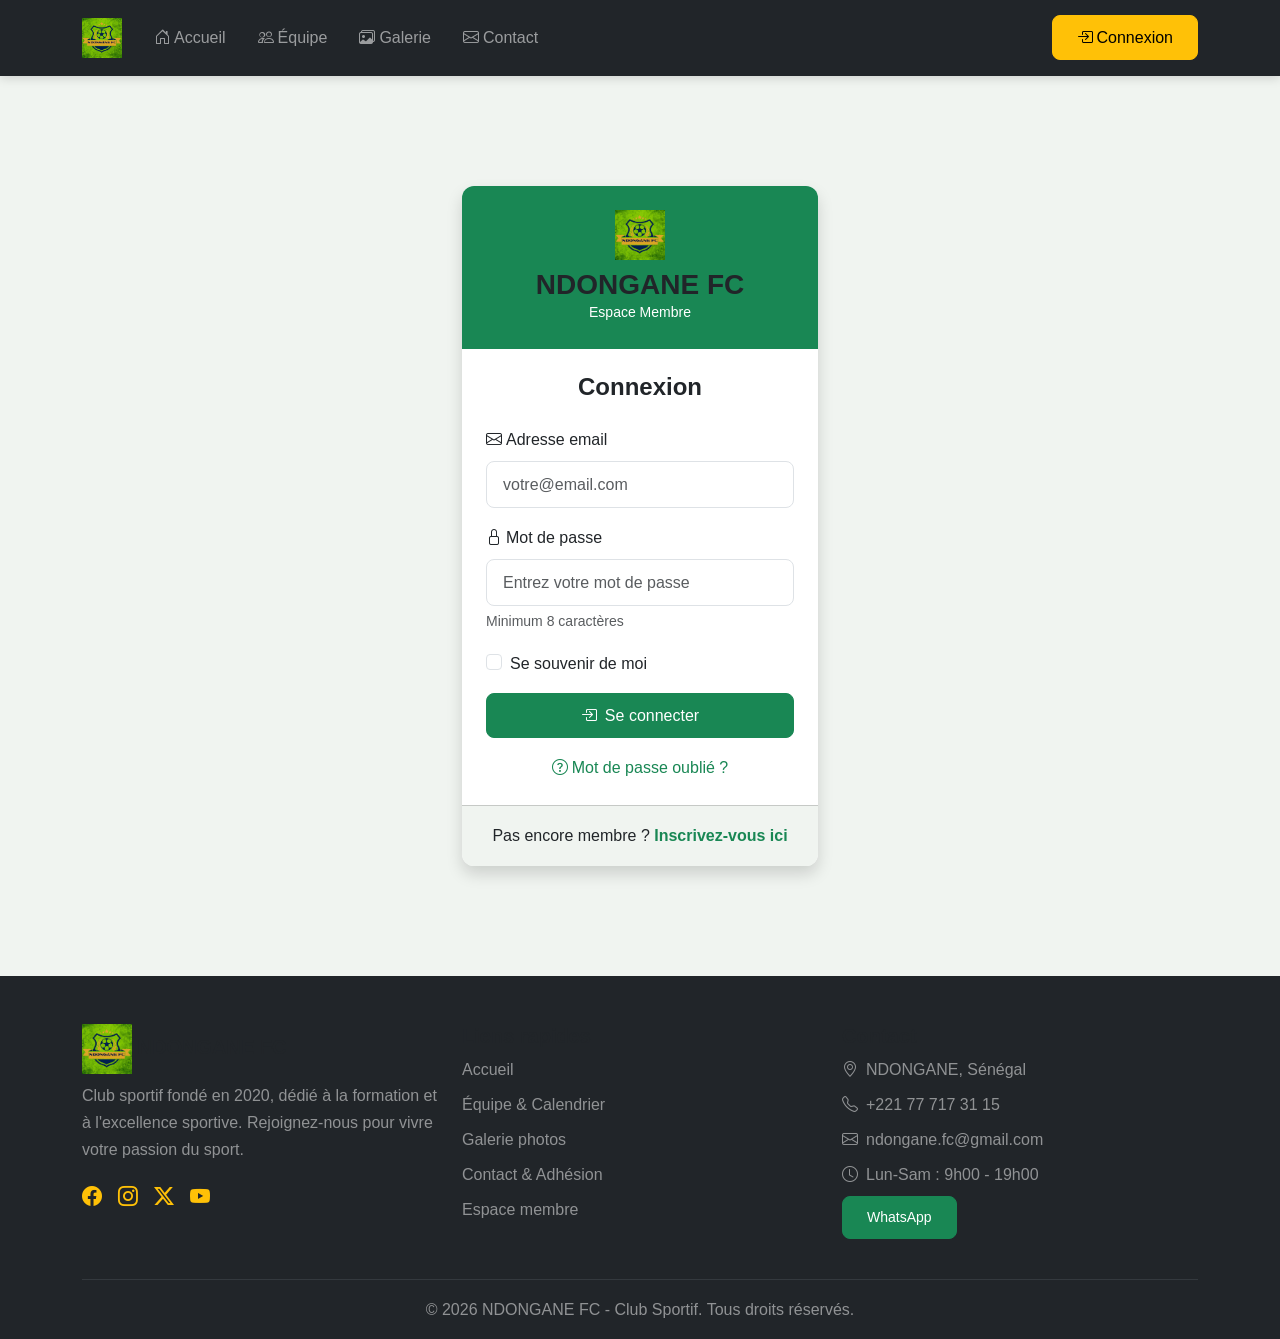
<file: login.html>
<!DOCTYPE html>
<html lang="fr">
<head>
    <meta charset="UTF-8">
    <meta name="viewport" content="width=device-width, initial-scale=1.0">
    <meta name="description" content="Connexion à l'espace membre du NDONGANE FC. Accédez à votre compte pour consulter vos informations, le calendrier et les documents du club.">
    <meta name="keywords" content="connexion NDONGANE FC, espace membre, login">
    <meta name="robots" content="noindex, nofollow">
    <title>Connexion - NDONGANE FC</title>
    <!-- Bootstrap 5.3 CSS -->
    <link href="https://cdn.jsdelivr.net/npm/bootstrap@5.3.3/dist/css/bootstrap.min.css" rel="stylesheet">
    <!-- Bootstrap Icons -->
    <link rel="stylesheet" href="https://cdn.jsdelivr.net/npm/bootstrap-icons@1.11.3/font/bootstrap-icons.min.css">
    <!-- CSS personnalisé -->
    <link rel="stylesheet" href="style.css">
</head>
<body class="bg-light">

    <!-- ========== NAVBAR ========== -->
    <nav class="navbar navbar-expand-lg navbar-dark bg-dark sticky-top">
        <div class="container">
            <a class="navbar-brand fw-bold" href="presentation.html">
               <img src="LOGO.jpeg" alt="NDONGANE FC" class="img-fluid" style="max-height: 40px;">
            </a>
            <button class="navbar-toggler" type="button" data-bs-toggle="collapse" data-bs-target="#navbarMain"
                aria-controls="navbarMain" aria-expanded="false" aria-label="Menu de navigation">
                <span class="navbar-toggler-icon"></span>
            </button>
            <div class="collapse navbar-collapse" id="navbarMain">
                <ul class="navbar-nav me-auto mb-2 mb-lg-0">
                    <li class="nav-item">
                        <a class="nav-link" href="presentation.html">
                            <i class="bi bi-house-door me-1"></i>Accueil
                        </a>
                    </li>
                    <li class="nav-item">
                        <a class="nav-link" href="equipe.html">
                            <i class="bi bi-people me-1"></i>Équipe
                        </a>
                    </li>
                    <li class="nav-item">
                        <a class="nav-link" href="galerie.html">
                            <i class="bi bi-images me-1"></i>Galerie
                        </a>
                    </li>
                    <li class="nav-item">
                        <a class="nav-link" href="contact.html">
                            <i class="bi bi-envelope me-1"></i>Contact
                        </a>
                    </li>
                </ul>
                <a href="login.html" class="btn btn-warning">
                    <i class="bi bi-box-arrow-in-right me-1"></i>Connexion
                </a>
            </div>
        </div>
    </nav>

    <!-- ========== SECTION CONNEXION ========== -->
    <main class="d-flex align-items-center min-vh-100 py-5">
        <div class="container">
            <div class="row justify-content-center">
                <!-- Card centrée col-md-4 offset-md-4 équivalent -->
                <div class="col-md-5 col-lg-4">
                    <div class="card shadow border-0">
                        <!-- En-tête de la card -->
                        <div class="card-header bg-success text-white text-center py-4">
                            <img src="LOGO.jpeg" alt="NDONGANE FC" class="img-fluid" style="max-height: 50px;">
                            <h3 class="fw-bold mt-2 mb-0">NDONGANE FC</h3>
                            <p class="mb-0 small">Espace Membre</p>
                        </div>
                        <!-- Corps de la card -->
                        <div class="card-body p-4">
                            <h4 class="text-center fw-bold mb-4">Connexion</h4>

                            <form action="#" method="post">
                                <!-- Champ Email -->
                                <div class="mb-3">
                                    <label for="loginEmail" class="form-label">
                                        <i class="bi bi-envelope me-1"></i>Adresse email
                                    </label>
                                    <input type="email" class="form-control" id="loginEmail" name="email"
                                        placeholder="votre@email.com" required>
                                </div>

                                <!-- Champ Mot de passe -->
                                <div class="mb-3">
                                    <label for="loginPassword" class="form-label">
                                        <i class="bi bi-lock me-1"></i>Mot de passe
                                    </label>
                                    <input type="password" class="form-control" id="loginPassword" name="password"
                                        placeholder="Entrez votre mot de passe" required minlength="8">
                                    <div class="form-text">Minimum 8 caractères</div>
                                </div>

                                <!-- Se souvenir de moi -->
                                <div class="mb-3 form-check">
                                    <input type="checkbox" class="form-check-input" id="rememberMe" name="remember">
                                    <label class="form-check-label" for="rememberMe">Se souvenir de moi</label>
                                </div>

                                <!-- Bouton Se connecter (w-100) -->
                                <button type="submit" class="btn btn-success w-100 mb-3">
                                    <i class="bi bi-box-arrow-in-right me-2"></i>Se connecter
                                </button>

                                <!-- Lien mot de passe oublié -->
                                <div class="text-center">
                                    <a href="#" class="text-success text-decoration-none">
                                        <i class="bi bi-question-circle me-1"></i>Mot de passe oublié ?
                                    </a>
                                </div>
                            </form>
                        </div>
                        <!-- Pied de la card -->
                        <div class="card-footer bg-light text-center py-3">
                            <p class="mb-0">
                                Pas encore membre ?
                                <a href="contact.html" class="text-success fw-bold text-decoration-none">
                                    Inscrivez-vous ici
                                </a>
                            </p>
                        </div>
                    </div>
                </div>
            </div>
        </div>
    </main>

    <!-- ========== FOOTER ========== -->
    <footer class="bg-dark text-white pt-5 pb-3">
        <div class="container">
            <div class="row g-4">
                <div class="col-md-4">
                    <h5 class="fw-bold">
                        <img src="LOGO.jpeg" alt=" NDONGANE FC" class="img-fluid" style="max-height: 50px;">
                        NDONGANE FC
                    </h5>
                    <p class="text-white-50">
                        Club sportif fondé en 2020, dédié à la formation et à l'excellence
                        sportive. Rejoignez-nous pour vivre votre passion du sport.
                    </p>
                    <div class="d-flex gap-3">
                        <a href="#" class="text-warning fs-5"><i class="bi bi-facebook"></i></a>
                        <a href="#" class="text-warning fs-5"><i class="bi bi-instagram"></i></a>
                        <a href="#" class="text-warning fs-5"><i class="bi bi-twitter-x"></i></a>
                        <a href="#" class="text-warning fs-5"><i class="bi bi-youtube"></i></a>
                    </div>
                </div>
                <div class="col-md-4">
                    <h5 class="fw-bold">Liens rapides</h5>
                    <ul class="list-unstyled">
                        <li class="mb-2"><a href="presentation.html" class="text-white-50 text-decoration-none">Accueil</a></li>
                        <li class="mb-2"><a href="equipe.html" class="text-white-50 text-decoration-none">Équipe & Calendrier</a></li>
                        <li class="mb-2"><a href="galerie.html" class="text-white-50 text-decoration-none">Galerie photos</a></li>
                        <li class="mb-2"><a href="contact.html" class="text-white-50 text-decoration-none">Contact & Adhésion</a></li>
                        <li class="mb-2"><a href="login.html" class="text-white-50 text-decoration-none">Espace membre</a></li>
                    </ul>
                </div>
                <div class="col-md-4">
                    <h5 class="fw-bold">Contact</h5>
                    <ul class="list-unstyled text-white-50">
                        <li class="mb-2"><i class="bi bi-geo-alt me-2"></i>NDONGANE, Sénégal</li>
                        <li class="mb-2"><i class="bi bi-telephone me-2"></i>+221 77 717 31 15</li>
                        <li class="mb-2"><i class="bi bi-envelope me-2"></i>ndongane.fc@gmail.com</li>
                        <li class="mb-2"><i class="bi bi-clock me-2"></i>Lun-Sam : 9h00 - 19h00</li>
                        <li class="mb-2">
                            <a href="https://chat.whatsapp.com/FyPWRqeERPRArwMzcsSWUN" class="btn btn-success btn-sm">WhatsApp</a>
                        </li>
                    </ul>
                </div>
            </div>
            <hr class="border-secondary mt-4">
            <p class="text-center text-white-50 mb-0">
                &copy; 2026 NDONGANE FC - Club Sportif. Tous droits réservés.
            </p>
        </div>
    </footer>

    <!-- Bootstrap 5.3 JS Bundle -->
    <script src="https://cdn.jsdelivr.net/npm/bootstrap@5.3.3/dist/js/bootstrap.bundle.min.js"></script>
</body>
</html>
</file>
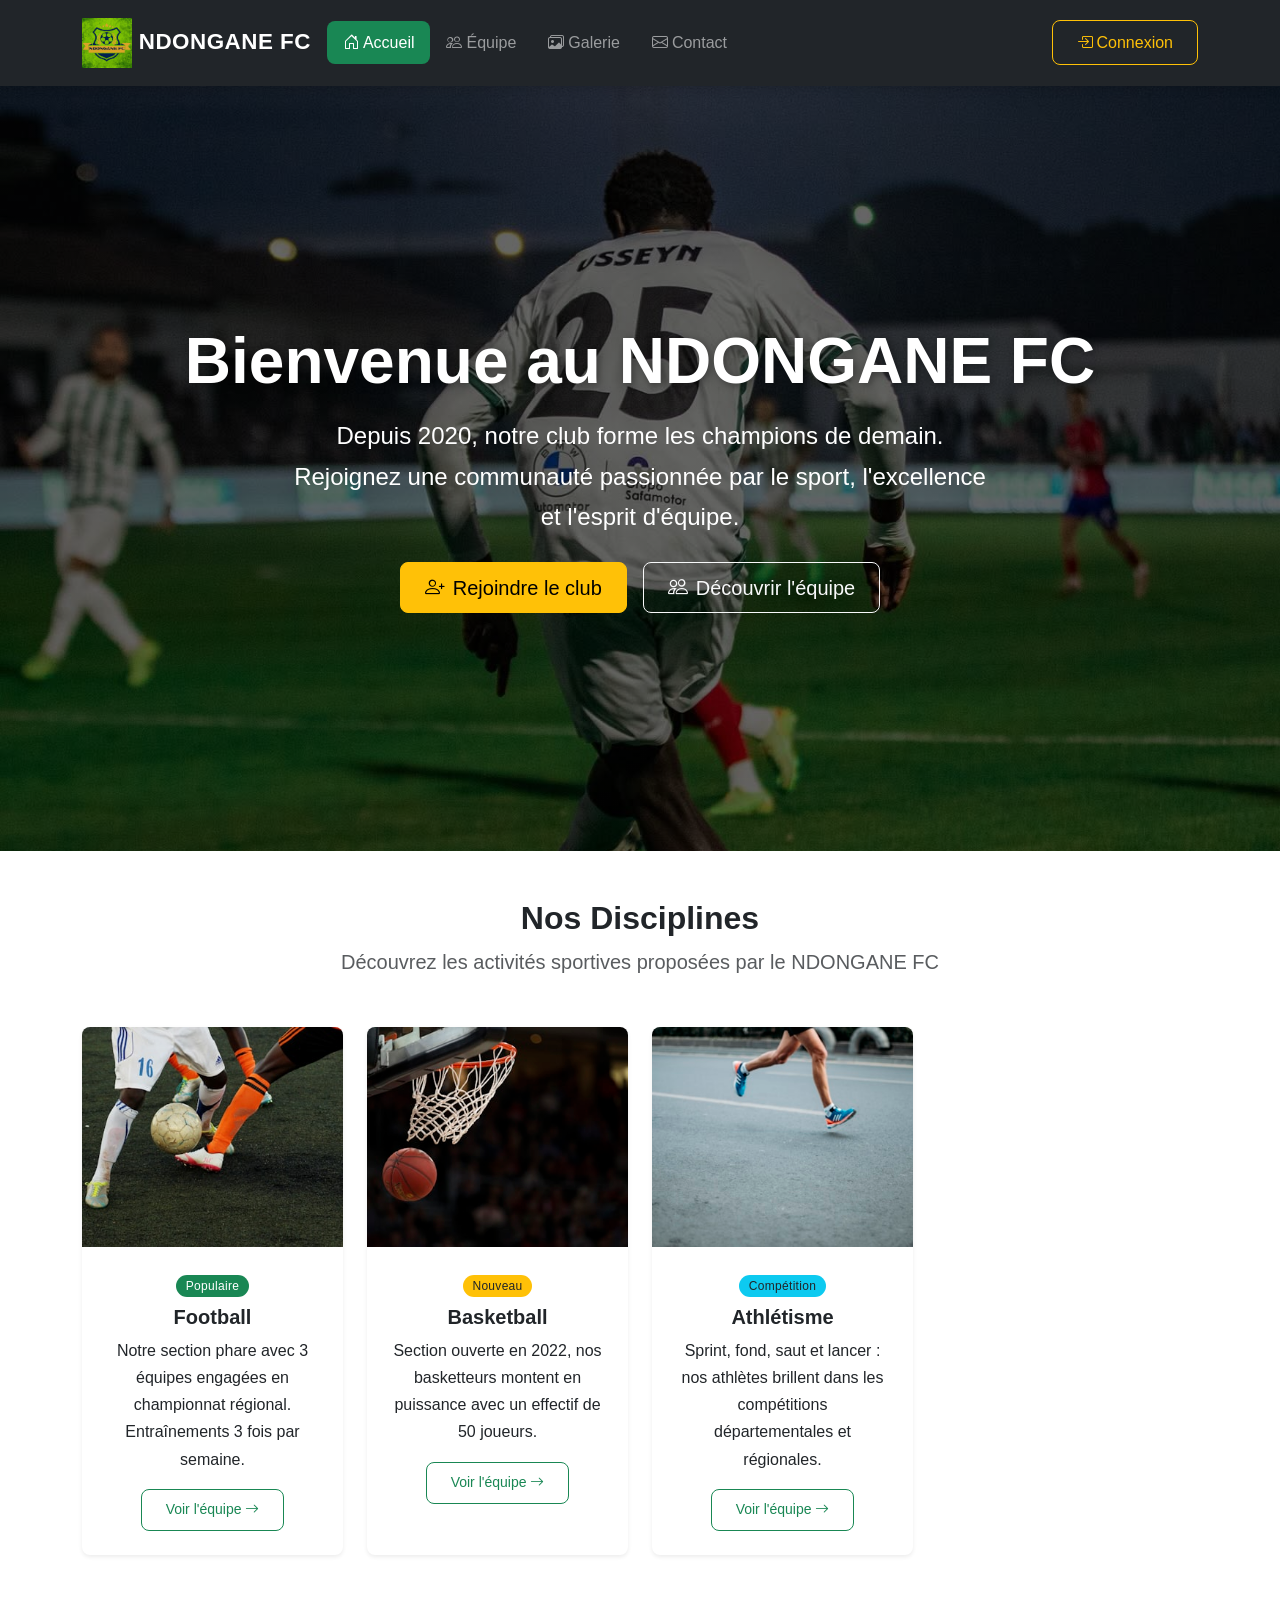
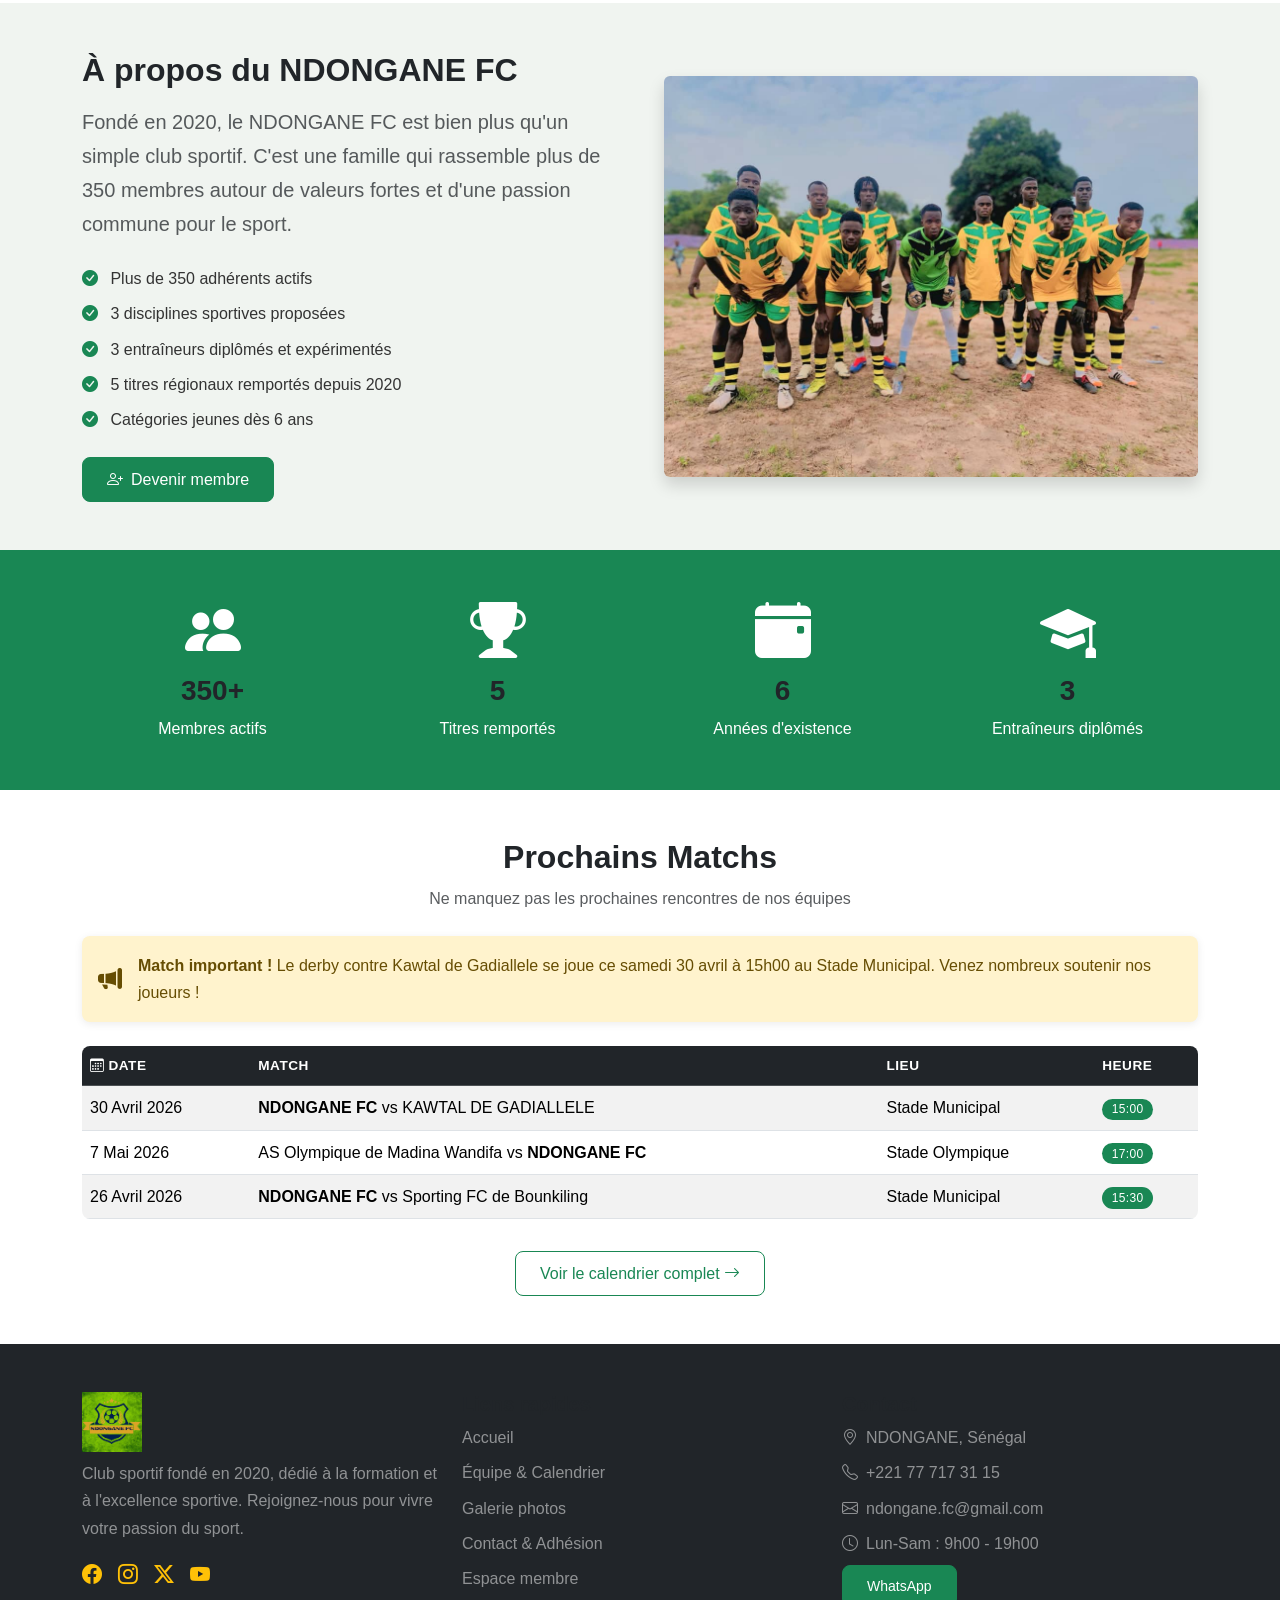
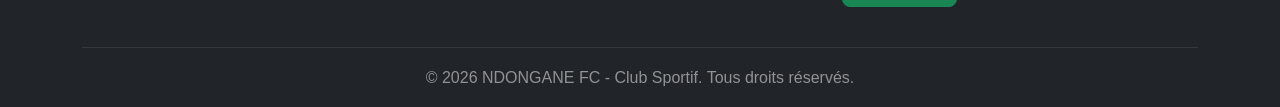
<file: presentation.html>
<!DOCTYPE html>
<html lang="fr">
<head>
    <meta charset="UTF-8">
    <meta name="viewport" content="width=device-width, initial-scale=1.0">
    <meta name="description" content="NDONGANE FC - Club sportif fondé en 2020 à Ndongane, Sénégal. Football, Basketball, Athlétisme. Plus de 350 membres, 5 titres régionaux. Rejoignez-nous !">
    <meta name="keywords" content="NDONGANE FC, club sportif, football Sénégal, basketball, athlétisme, Ndongane, Bounkiling">

    <!-- Open Graph / Facebook -->
    <meta property="og:type" content="website">
    <meta property="og:title" content="NDONGANE FC - Club Sportif">
    <meta property="og:description" content="Club sportif fondé en 2020 à Ndongane, Sénégal. Football, Basketball, Athlétisme. Plus de 350 membres actifs.">
    <meta property="og:image" content="LOGO.jpeg">
    <meta property="og:url" content="https://ndonganefc.com">

    <!-- Twitter -->
    <meta name="twitter:card" content="summary_large_image">
    <meta name="twitter:title" content="NDONGANE FC - Club Sportif">
    <meta name="twitter:description" content="Club sportif fondé en 2020 à Ndongane, Sénégal. Football, Basketball, Athlétisme.">
    <meta name="twitter:image" content="LOGO.jpeg">

    <title>NDONGANE FC - Club Sportif</title>
    <!-- Bootstrap 5.3 CSS -->
    <link href="https://cdn.jsdelivr.net/npm/bootstrap@5.3.3/dist/css/bootstrap.min.css" rel="stylesheet">
    <!-- Bootstrap Icons -->
    <link rel="stylesheet" href="https://cdn.jsdelivr.net/npm/bootstrap-icons@1.11.3/font/bootstrap-icons.min.css">
    <!-- CSS personnalisé -->
    <link rel="stylesheet" href="style.css">
</head>
<body>

    <!-- ========== NAVBAR ========== -->
    <nav class="navbar navbar-expand-lg navbar-dark bg-dark sticky-top">
        <div class="container">
            <a class="navbar-brand fw-bold" href="presentation.html">
                <img src="LOGO.jpeg" alt=" NDONGANE FC" class="img-fluid" style="max-height: 50px;">
                NDONGANE FC
            </a>
            <button class="navbar-toggler" type="button" data-bs-toggle="collapse" data-bs-target="#navbarMain"
                aria-controls="navbarMain" aria-expanded="false" aria-label="Menu de navigation">
                <span class="navbar-toggler-icon"></span>
            </button>
            <div class="collapse navbar-collapse" id="navbarMain">
                <ul class="navbar-nav me-auto mb-2 mb-lg-0">
                    <li class="nav-item">
                        <a class="nav-link active" aria-current="page" href="presentation.html">
                            <i class="bi bi-house-door me-1"></i>Accueil
                        </a>
                    </li>
                    <li class="nav-item">
                        <a class="nav-link" href="equipe.html">
                            <i class="bi bi-people me-1"></i>Équipe
                        </a>
                    </li>
                    <li class="nav-item">
                        <a class="nav-link" href="galerie.html">
                            <i class="bi bi-images me-1"></i>Galerie
                        </a>
                    </li>
                    <li class="nav-item">
                        <a class="nav-link" href="contact.html">
                            <i class="bi bi-envelope me-1"></i>Contact
                        </a>
                    </li>
                </ul>
                <a href="login.html" class="btn btn-outline-warning">
                    <i class="bi bi-box-arrow-in-right me-1"></i>Connexion
                </a>
            </div>
        </div>
    </nav>

    <!-- ========== SECTION HERO ========== -->
    <header class="hero-section d-flex align-items-center text-white text-center"
        style="background: linear-gradient(rgba(0,0,0,0.6), rgba(0,0,0,0.6)), url('me.jpeg') center/cover no-repeat; min-height: 85vh;">
        <div class="container">
            <h1 class="display-3 fw-bold mb-3">Bienvenue au NDONGANE FC</h1>
            <p class="lead fs-4 mb-4 mx-auto" style="max-width: 700px;">
                Depuis 2020, notre club forme les champions de demain. Rejoignez une communauté
                passionnée par le sport, l'excellence et l'esprit d'équipe.
            </p>
            <div class="d-flex justify-content-center gap-3 flex-wrap">
                <a href="contact.html" class="btn btn-warning btn-lg px-4">
                    <i class="bi bi-person-plus me-2"></i>Rejoindre le club
                </a>
                <a href="equipe.html" class="btn btn-outline-light btn-lg px-4">
                    <i class="bi bi-people me-2"></i>Découvrir l'équipe
                </a>
            </div>
        </div>
    </header>

    <!-- ========== SECTION NOS DISCIPLINES (Cards en grille) ========== -->
    <section class="py-5">
        <div class="container">
            <div class="text-center mb-5">
                <h2 class="fw-bold">Nos Disciplines</h2>
                <p class="text-muted fs-5">Découvrez les activités sportives proposées par le NDONGANE FC</p>
            </div>
            <div class="row g-4">
                <!-- Card Football -->
                <div class="col-lg-3 col-md-6 col-12">
                    <div class="card h-100 shadow-sm card-hover">
                        <img src="football.jpg" class="card-img-top" alt="Section Football du NDONGANE FC" loading="lazy">
                        <div class="card-body text-center">
                            <span class="badge bg-success mb-2">Populaire</span>
                            <h5 class="card-title fw-bold">Football</h5>
                            <p class="card-text">
                                Notre section phare avec 3 équipes engagées en championnat régional.
                                Entraînements 3 fois par semaine.
                            </p>
                            <a href="equipe.html" class="btn btn-outline-success btn-sm">
                                Voir l'équipe <i class="bi bi-arrow-right"></i>
                            </a>
                        </div>
                    </div>
                </div>
                <!-- Card Basketball -->
                <div class="col-lg-3 col-md-6 col-12">
                    <div class="card h-100 shadow-sm card-hover">
                        <img src="basketball.jpg" class="card-img-top" alt="Section Basketball du NDONGANE FC" loading="lazy">
                        <div class="card-body text-center">
                            <span class="badge bg-warning text-dark mb-2">Nouveau</span>
                            <h5 class="card-title fw-bold">Basketball</h5>
                            <p class="card-text">
                                Section ouverte en 2022, nos basketteurs montent en puissance
                                avec un effectif de 50 joueurs.
                            </p>
                            <a href="equipe.html" class="btn btn-outline-success btn-sm">
                                Voir l'équipe <i class="bi bi-arrow-right"></i>
                            </a>
                        </div>
                    </div>
                </div>
                <!-- Card Athlétisme -->
                <div class="col-lg-3 col-md-6 col-12">
                    <div class="card h-100 shadow-sm card-hover">
                        <img src="athletisme.jpg" class="card-img-top" alt="Section Athlétisme du NDONGANE FC" loading="lazy">
                        <div class="card-body text-center">
                            <span class="badge bg-info text-dark mb-2">Compétition</span>
                            <h5 class="card-title fw-bold">Athlétisme</h5>
                            <p class="card-text">
                                Sprint, fond, saut et lancer : nos athlètes brillent dans les
                                compétitions départementales et régionales.
                            </p>
                            <a href="equipe.html" class="btn btn-outline-success btn-sm">
                                Voir l'équipe <i class="bi bi-arrow-right"></i>
                            </a>
                        </div>
                    </div>
                </div>
               
            </div>
        </div>
    </section>

    <!-- ========== SECTION À PROPOS (2 colonnes) ========== -->
    <section class="py-5 bg-light">
        <div class="container">
            <div class="row align-items-center g-5">
                <!-- Colonne Texte -->
                <div class="col-md-6">
                    <h2 class="fw-bold mb-3">À propos du NDONGANE FC</h2>
                    <p class="text-muted fs-5 mb-4">
                        Fondé en 2020, le NDONGANE FC est bien plus qu'un simple club sportif.
                        C'est une famille qui rassemble plus de 350 membres autour de valeurs
                        fortes et d'une passion commune pour le sport.
                    </p>
                    <ul class="list-unstyled">
                        <li class="mb-2">
                            <i class="bi bi-check-circle-fill text-success me-2"></i>
                            Plus de 350 adhérents actifs
                        </li>
                        <li class="mb-2">
                            <i class="bi bi-check-circle-fill text-success me-2"></i>
                            3 disciplines sportives proposées
                        </li>
                        <li class="mb-2">
                            <i class="bi bi-check-circle-fill text-success me-2"></i>
                            3 entraîneurs diplômés et expérimentés
                        </li>
                        <li class="mb-2">
                            <i class="bi bi-check-circle-fill text-success me-2"></i>
                            5 titres régionaux remportés depuis 2020
                        </li>
                        <li class="mb-2">
                            <i class="bi bi-check-circle-fill text-success me-2"></i>
                            Catégories jeunes dès 6 ans
                        </li>
                    </ul>
                    <a href="contact.html" class="btn btn-success mt-2">
                        <i class="bi bi-person-plus me-2"></i>Devenir membre
                    </a>
                </div>
                <!-- Colonne Image -->
                <div class="col-md-6">
                    <img src="nd.jpeg" class="img-fluid rounded shadow"
                        alt="L'équipe du NDONGANE FC réunie sur le terrain" loading="lazy">
                </div>
            </div>
        </div>
    </section>

    <!-- ========== SECTION CHIFFRES CLÉS ========== -->
    <section class="py-5 bg-success text-white">
        <div class="container">
            <div class="row text-center g-4">
                <div class="col-md-3 col-6">
                    <i class="bi bi-people-fill display-4"></i>
                    <h3 class="fw-bold mt-2">350+</h3>
                    <p class="mb-0">Membres actifs</p>
                </div>
                <div class="col-md-3 col-6">
                    <i class="bi bi-trophy-fill display-4"></i>
                    <h3 class="fw-bold mt-2">5</h3>
                    <p class="mb-0">Titres remportés</p>
                </div>
                <div class="col-md-3 col-6">
                    <i class="bi bi-calendar-event-fill display-4"></i>
                    <h3 class="fw-bold mt-2">6</h3>
                    <p class="mb-0">Années d'existence</p>
                </div>
                <div class="col-md-3 col-6">
                    <i class="bi bi-mortarboard-fill display-4"></i>
                    <h3 class="fw-bold mt-2">3</h3>
                    <p class="mb-0">Entraîneurs diplômés</p>
                </div>
            </div>
        </div>
    </section>

    <!-- ========== SECTION PROCHAINS MATCHS (Alert + mini tableau) ========== -->
    <section class="py-5">
        <div class="container">
            <div class="text-center mb-4">
                <h2 class="fw-bold">Prochains Matchs</h2>
                <p class="text-muted">Ne manquez pas les prochaines rencontres de nos équipes</p>
            </div>
            <!-- Alert information -->
            <div class="alert alert-warning d-flex align-items-center mb-4" role="alert">
                <i class="bi bi-megaphone-fill me-3 fs-4"></i>
                <div>
                    <strong>Match important !</strong> Le derby contre Kawtal de Gadiallele se joue ce samedi 30 avril
                    à 15h00 au Stade Municipal. Venez nombreux soutenir nos joueurs !
                </div>
            </div>
            <div class="table-responsive">
                <table class="table table-striped table-hover align-middle">
                    <thead class="table-dark">
                        <tr>
                            <th><i class="bi bi-calendar3 me-1"></i>Date</th>
                            <th>Match</th>
                            <th>Lieu</th>
                            <th>Heure</th>
                        </tr>
                    </thead>
                    <tbody>
                        <tr>
                            <td>30 Avril 2026</td>
                            <td><strong>NDONGANE FC</strong> vs KAWTAL DE GADIALLELE</td>
                            <td>Stade Municipal</td>
                            <td><span class="badge bg-success">15:00</span></td>
                        </tr>
                        <tr>
                            <td>7 Mai 2026</td>
                            <td>AS Olympique de Madina Wandifa vs <strong>NDONGANE FC</strong></td>
                            <td>Stade Olympique</td>
                            <td><span class="badge bg-success">17:00</span></td>
                        </tr>
                        <tr>
                            <td>26 Avril 2026</td>
                            <td><strong>NDONGANE FC</strong> vs Sporting FC de Bounkiling</td>
                            <td>Stade Municipal</td>
                            <td><span class="badge bg-success">15:30</span></td>
                        </tr>
                    </tbody>
                </table>
            </div>
            <div class="text-center mt-3">
                <a href="equipe.html" class="btn btn-outline-success">
                    Voir le calendrier complet <i class="bi bi-arrow-right"></i>
                </a>
            </div>
        </div>
    </section>

    <!-- ========== FOOTER ========== -->
    <footer class="bg-dark text-white pt-5 pb-3">
        <div class="container">
            <div class="row g-4">
                <!-- Colonne Logo & Description -->
                <div class="col-md-4">
                    <h5 class="fw-bold">
                        <img src="LOGO.jpeg" alt="NDONGANE FC" class="img-fluid" style="max-height: 60px;">
                    </h5>
                    <p class="text-white-50">
                        Club sportif fondé en 2020, dédié à la formation et à l'excellence
                        sportive. Rejoignez-nous pour vivre votre passion du sport.
                    </p>
                    <div class="d-flex gap-3">
                        <a href="#" class="text-warning fs-5"><i class="bi bi-facebook"></i></a>
                        <a href="#" class="text-warning fs-5"><i class="bi bi-instagram"></i></a>
                        <a href="#" class="text-warning fs-5"><i class="bi bi-twitter-x"></i></a>
                        <a href="#" class="text-warning fs-5"><i class="bi bi-youtube"></i></a>
                    </div>
                </div>
                <!-- Colonne Liens rapides -->
                <div class="col-md-4">
                    <h5 class="fw-bold">Liens rapides</h5>
                    <ul class="list-unstyled">
                        <li class="mb-2"><a href="presentation.html" class="text-white-50 text-decoration-none">Accueil</a></li>
                        <li class="mb-2"><a href="equipe.html" class="text-white-50 text-decoration-none">Équipe & Calendrier</a></li>
                        <li class="mb-2"><a href="galerie.html" class="text-white-50 text-decoration-none">Galerie photos</a></li>
                        <li class="mb-2"><a href="contact.html" class="text-white-50 text-decoration-none">Contact & Adhésion</a></li>
                        <li class="mb-2"><a href="login.html" class="text-white-50 text-decoration-none">Espace membre</a></li>
                    </ul>
                </div>
                <!-- Colonne Contact -->
                <div class="col-md-4">
                    <h5 class="fw-bold">Contact</h5>
                    <ul class="list-unstyled text-white-50">
                        <li class="mb-2"><i class="bi bi-geo-alt me-2"></i>NDONGANE, Sénégal</li>
                        <li class="mb-2"><i class="bi bi-telephone me-2"></i>+221 77 717 31 15</li>
                        <li class="mb-2"><i class="bi bi-envelope me-2"></i>ndongane.fc@gmail.com</li>
                        <li class="mb-2"><i class="bi bi-clock me-2"></i>Lun-Sam : 9h00 - 19h00</li>
                        <li class="mb-2">
                            <a href="https://chat.whatsapp.com/FyPWRqeERPRArwMzcsSWUN" class="btn btn-success btn-sm">WhatsApp</a>
                        </li>
                    </ul>
                </div>
            </div>
            <hr class="border-secondary mt-4">
            <p class="text-center text-white-50 mb-0">
                &copy; 2026 NDONGANE FC - Club Sportif. Tous droits réservés.
            </p>
        </div>
    </footer>

    <!-- Bootstrap 5.3 JS Bundle -->
    <script src="https://cdn.jsdelivr.net/npm/bootstrap@5.3.3/dist/js/bootstrap.bundle.min.js"></script>
</body>
</html>
</file>
<file: style.css>
/* ============================================================
   NDONGANE FC - Club Sportif
   Fichier CSS personnalisé (style.css)
   Couleurs : Vert (#198754), Or (#FFC107), Sombre (#212529)
   ============================================================ */

/* ========== VARIABLES CSS ========== */
:root {
    --fc-primary: #198754;
    --fc-primary-dark: #146c43;
    --fc-secondary: #ffc107;
    --fc-dark: #212529;
    --fc-light: #f8f9fa;
    --fc-text: #333333;
    --fc-text-muted: #6c757d;
    --fc-radius: 8px;
    --fc-shadow: 0 4px 15px rgba(0, 0, 0, 0.1);
    --fc-transition: all 0.3s ease;
}

/* ========== STYLES GLOBAUX ========== */
body {
    font-family: 'Segoe UI', Tahoma, Geneva, Verdana, sans-serif;
    color: var(--fc-text);
    line-height: 1.7;
}

h1, h2, h3, h4, h5, h6 {
    color: var(--fc-dark);
}

a {
    transition: var(--fc-transition);
}

img {
    max-width: 100%;
    height: auto;
}

/* ========== NAVBAR PERSONNALISÉE ========== */
.navbar {
    padding: 0.8rem 0;
    box-shadow: 0 2px 10px rgba(0, 0, 0, 0.15);
}

.navbar-brand {
    font-size: 1.4rem;
    letter-spacing: 0.5px;
}

.navbar-brand:hover {
    transform: scale(1.02);
}

.nav-link {
    font-weight: 500;
    padding: 0.5rem 1rem !important;
    border-radius: var(--fc-radius);
    transition: var(--fc-transition);
}

.nav-link:hover {
    background-color: rgba(255, 255, 255, 0.1);
}

.nav-link.active {
    background-color: var(--fc-primary) !important;
    color: white !important;
}

/* ========== HERO SECTION ========== */
.hero-section {
    position: relative;
    overflow: hidden;
}

.hero-section h1 {
    color: white;
    text-shadow: 2px 2px 8px rgba(0, 0, 0, 0.4);
    animation: fadeInDown 1s ease-out;
}

.hero-section p {
    animation: fadeInUp 1s ease-out 0.3s;
    animation-fill-mode: both;
}

.hero-section .btn {
    animation: fadeInUp 1s ease-out 0.6s;
    animation-fill-mode: both;
}

/* ========== CARDS ========== */
.card {
    border: none;
    border-radius: var(--fc-radius);
    overflow: hidden;
    transition: var(--fc-transition);
}

.card-hover:hover {
    transform: translateY(-8px);
    box-shadow: 0 12px 30px rgba(0, 0, 0, 0.15);
}

.card-img-top {
    height: 220px;
    object-fit: cover;
    transition: var(--fc-transition);
}

.card-hover:hover .card-img-top {
    transform: scale(1.05);
}

.card-body {
    padding: 1.5rem;
}

/* ========== IMAGES JOUEURS ========== */
.player-img {
    width: 100%;
    height: 200px;
    object-fit: cover;
    object-position: top center;
    display: inline;
}

/* ========== GALERIE IMAGES ========== */
.gallery-img {
    height: 250px;
    object-fit: cover;
    transition: var(--fc-transition);
}

.gallery-img:hover {
    opacity: 0.85;
}

/* ========== CAROUSEL ========== */
.carousel-img {
    height: 450px;
    object-fit: cover;
}

.carousel-caption {
    bottom: 20px;
}

.carousel-indicators button {
    width: 12px;
    height: 12px;
    border-radius: 50%;
}

/* ========== BREADCRUMB PERSONNALISÉ ========== */
.breadcrumb-custom {
    background: none;
    padding: 0;
    margin-bottom: 0.5rem;
}

.breadcrumb-custom .breadcrumb-item + .breadcrumb-item::before {
    color: rgba(255, 255, 255, 0.6);
    content: "›";
    font-size: 1.2rem;
}

/* ========== FORMULAIRES ========== */
.form-control:focus,
.form-select:focus,
.form-check-input:focus {
    border-color: var(--fc-primary);
    box-shadow: 0 0 0 0.2rem rgba(25, 135, 84, 0.25);
}

.form-control, .form-select {
    padding: 0.65rem 1rem;
    border-radius: var(--fc-radius);
    transition: var(--fc-transition);
}

.form-check-input:checked {
    background-color: var(--fc-primary);
    border-color: var(--fc-primary);
}

/* ========== BOUTONS PERSONNALISÉS ========== */
.btn {
    border-radius: var(--fc-radius);
    font-weight: 500;
    padding: 0.6rem 1.5rem;
    transition: var(--fc-transition);
}

.btn-success {
    background-color: var(--fc-primary);
    border-color: var(--fc-primary);
}

.btn-success:hover {
    background-color: var(--fc-primary-dark);
    border-color: var(--fc-primary-dark);
    transform: translateY(-2px);
    box-shadow: 0 4px 12px rgba(25, 135, 84, 0.3);
}

.btn-warning:hover {
    transform: translateY(-2px);
    box-shadow: 0 4px 12px rgba(255, 193, 7, 0.3);
}

.btn-outline-success:hover {
    transform: translateY(-2px);
}

.btn-outline-warning:hover {
    transform: translateY(-2px);
}

.btn-outline-light:hover {
    transform: translateY(-2px);
}

/* ========== TABLEAU DES MATCHS ========== */
.table {
    border-radius: var(--fc-radius);
    overflow: hidden;
}

.table thead th {
    font-weight: 600;
    text-transform: uppercase;
    font-size: 0.85rem;
    letter-spacing: 0.5px;
}

.table-hover tbody tr:hover {
    background-color: rgba(25, 135, 84, 0.08);
}

/* ========== SECTION CHIFFRES ========== */
.bg-success {
    background-color: var(--fc-primary) !important;
}

/* ========== FOOTER ========== */
footer {
    position: relative;
}

footer a:hover {
    color: var(--fc-secondary) !important;
    text-decoration: none;
}

footer .text-white-50:hover {
    color: white !important;
}

/* ========== BADGES ========== */
.badge {
    font-weight: 500;
    padding: 0.4em 0.8em;
    border-radius: 50px;
    letter-spacing: 0.3px;
}

/* ========== ACCORDION ========== */
.accordion-button:not(.collapsed) {
    background-color: rgba(25, 135, 84, 0.1);
    color: var(--fc-primary);
    font-weight: 600;
}

.accordion-button:focus {
    border-color: var(--fc-primary);
    box-shadow: 0 0 0 0.2rem rgba(25, 135, 84, 0.25);
}

/* ========== ALERT ========== */
.alert {
    border-radius: var(--fc-radius);
    border: none;
    box-shadow: 0 2px 8px rgba(0, 0, 0, 0.08);
}

/* ========== LOGIN CARD ========== */
.card.shadow {
    border-radius: 12px;
    overflow: hidden;
}

.card-header {
    border-bottom: none;
}

/* ========== SECTIONS ALTERNÉES ========== */
section {
    position: relative;
}

.bg-light {
    background-color: #f0f4f0 !important;
}

/* ========== ANIMATIONS CSS ========== */
@keyframes fadeInDown {
    from {
        opacity: 0;
        transform: translateY(-30px);
    }
    to {
        opacity: 1;
        transform: translateY(0);
    }
}

@keyframes fadeInUp {
    from {
        opacity: 0;
        transform: translateY(30px);
    }
    to {
        opacity: 1;
        transform: translateY(0);
    }
}

@keyframes fadeIn {
    from {
        opacity: 0;
    }
    to {
        opacity: 1;
    }
}

/* Animation au survol des icônes sociales */
footer .fs-5:hover,
.card-body .fs-3 a:hover {
    transform: scale(1.2);
    display: inline-block;
}

/* Animation de la section chiffres */
.bg-success .col-md-3:hover,
.bg-success .col-6:hover {
    transform: scale(1.05);
    transition: var(--fc-transition);
}

/* ========== RESPONSIVE — MEDIA QUERIES ========== */

/* Tablettes (768px et moins) */
@media (max-width: 991.98px) {
    .hero-section {
        min-height: 60vh !important;
    }

    .hero-section h1 {
        font-size: 2.2rem;
    }

    .hero-section p {
        font-size: 1.1rem;
    }

    .carousel-img {
        height: 300px;
    }

    .player-img {
        height: 240px;
    }
}

/* Mobile (576px et moins) */
@media (max-width: 767.98px) {
    .hero-section {
        min-height: 50vh !important;
    }

    .hero-section h1 {
        font-size: 1.8rem;
    }

    .hero-section .btn-lg {
        padding: 0.5rem 1.2rem;
        font-size: 0.95rem;
    }

    .carousel-img {
        height: 220px;
    }

    .player-img {
        height: 220px;
    }

    .gallery-img {
        height: 200px;
    }

    .card-img-top {
        height: 180px;
    }

    section {
        padding-top: 2.5rem !important;
        padding-bottom: 2.5rem !important;
    }

    footer .row .col-md-4 {
        text-align: center;
    }

    footer .d-flex.gap-3 {
        justify-content: center;
    }

    .table {
        font-size: 0.85rem;
    }
}

/* Très petits écrans (375px) */
@media (max-width: 400px) {
    .hero-section h1 {
        font-size: 1.5rem;
    }

    .hero-section p {
        font-size: 1rem;
    }

    .display-5 {
        font-size: 1.8rem;
    }

    .navbar-brand {
        font-size: 1.1rem;
    }
}

/* ========== UTILITAIRES PERSONNALISÉS ========== */
.text-fc-primary {
    color: var(--fc-primary);
}

.bg-fc-primary {
    background-color: var(--fc-primary);
}

.shadow-custom {
    box-shadow: var(--fc-shadow);
}
.player-card {
    height: 450px;
    border: none;
    border-radius: var(--fc-radius);
    overflow: hidden;
    transition: var(--fc-transition);
}
</file>
